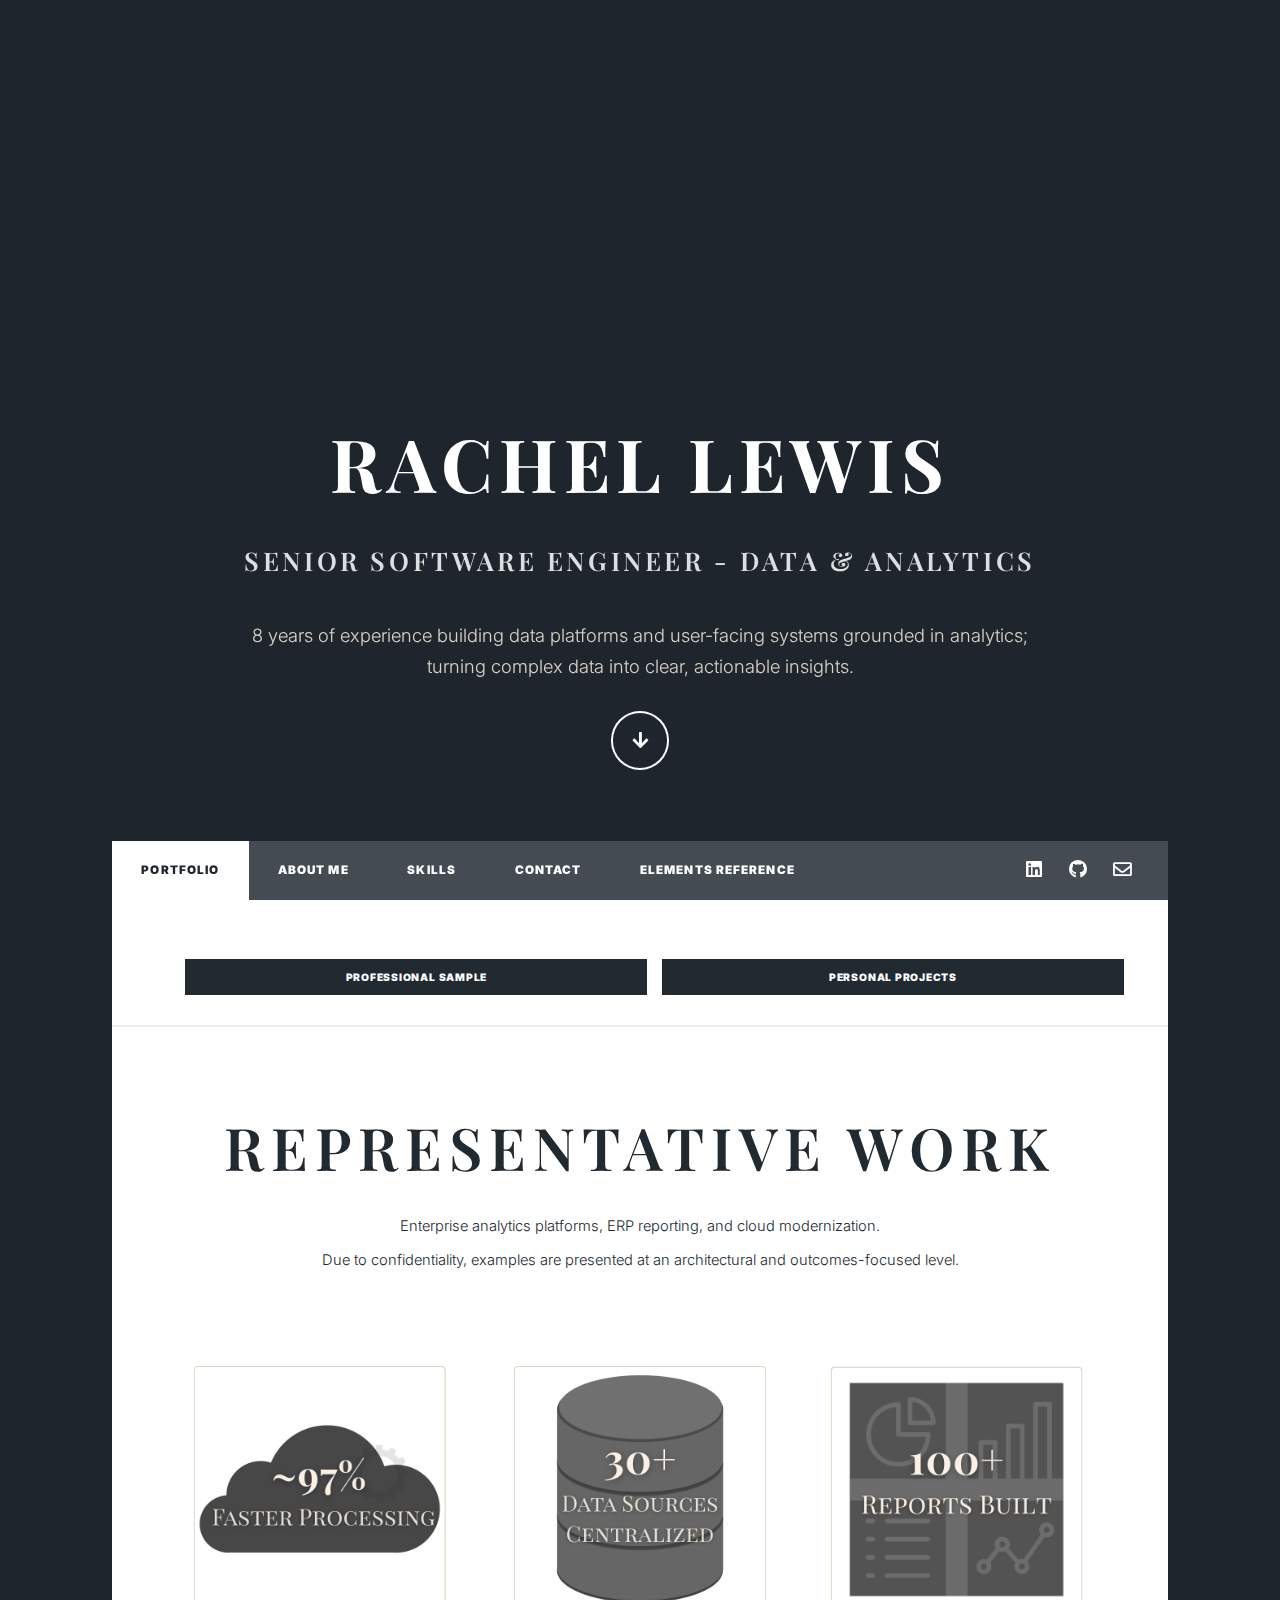
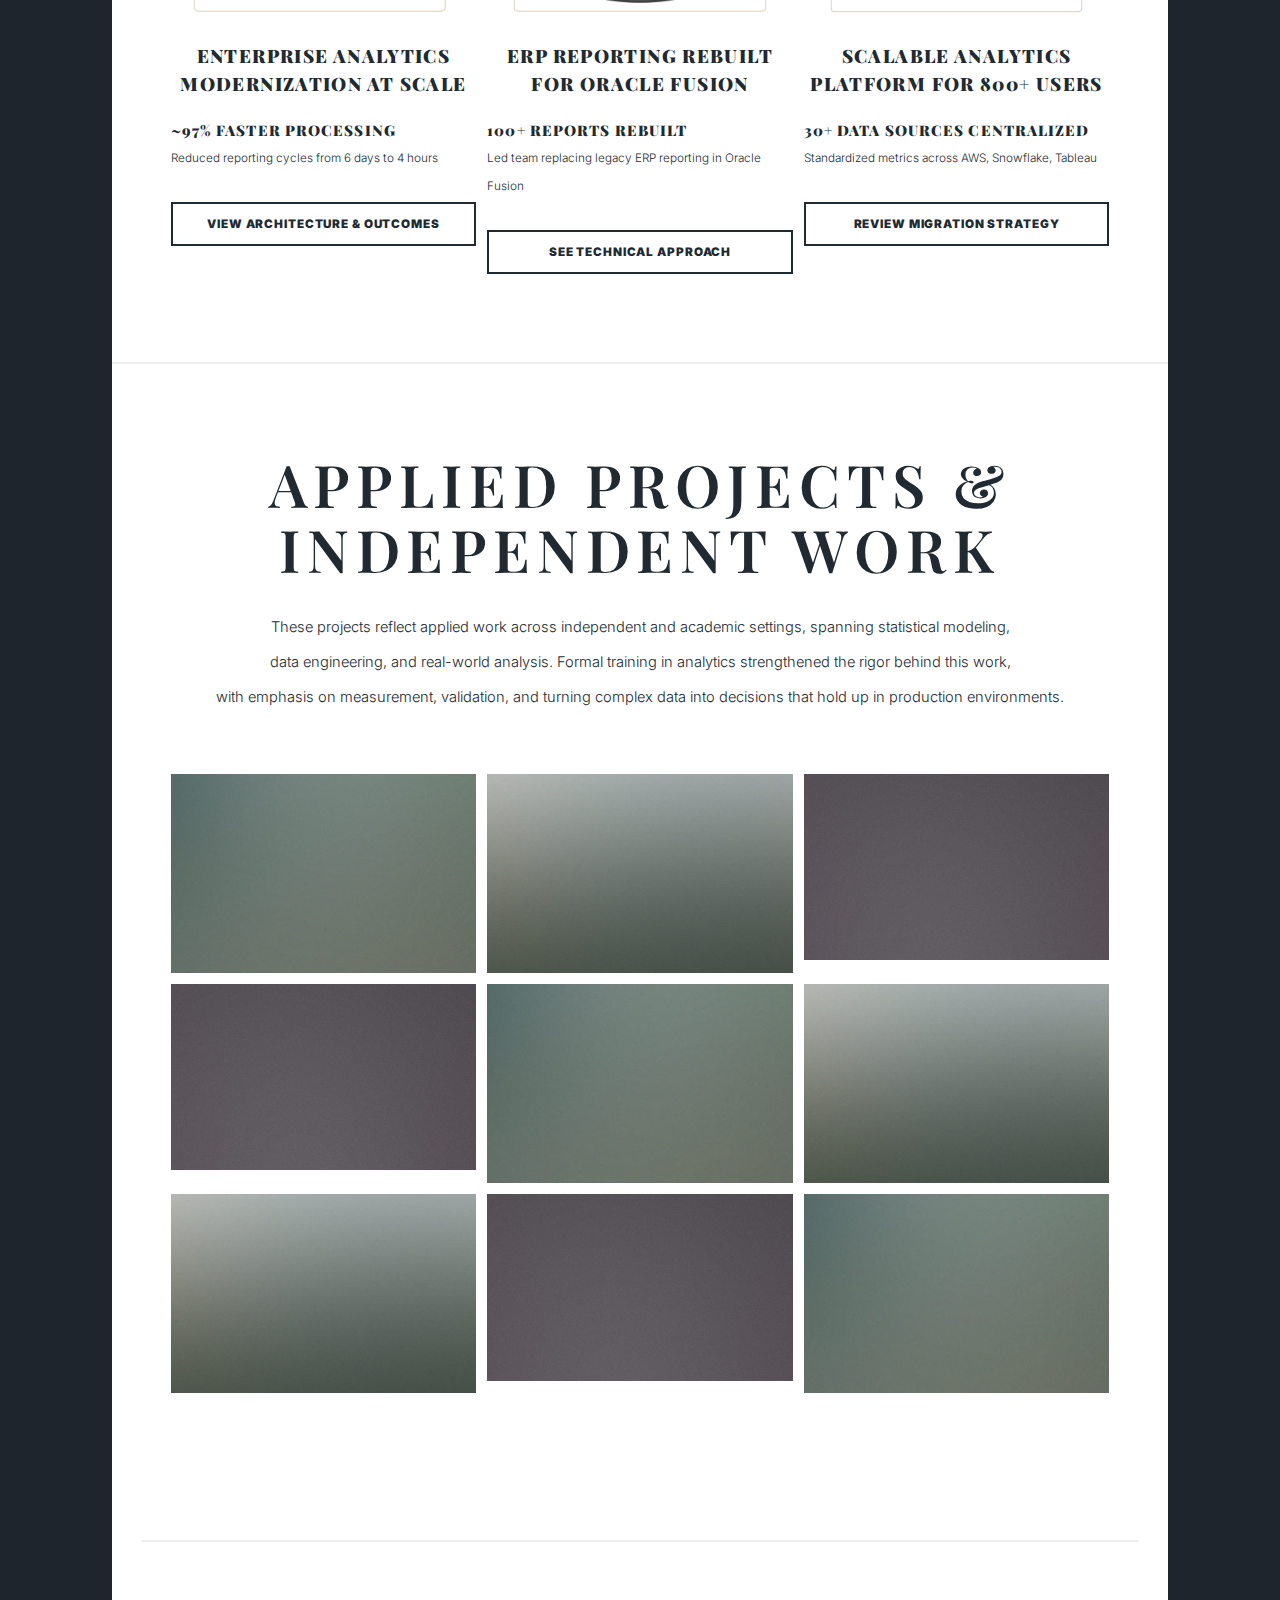
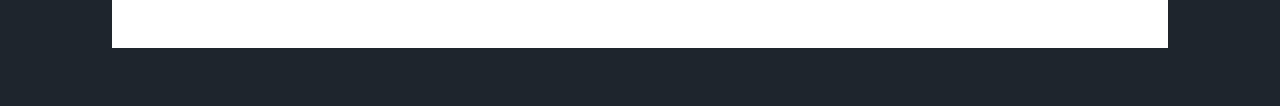
<file: index.html>
<!DOCTYPE HTML>
<html>
	<head>
		<title>Rachel Lewis | Portfolio</title>
		<meta charset="utf-8" />
		<meta name="viewport" content="width=device-width, initial-scale=1, user-scalable=no" />
		<link rel="stylesheet" href="assets/css/main.css" />
		<noscript><link rel="stylesheet" href="assets/css/noscript.css" /></noscript>

		<!-- Fonts -->
		<link rel="preconnect" href="https://fonts.googleapis.com">
		<link rel="preconnect" href="https://fonts.gstatic.com" crossorigin>
		<link href="https://fonts.googleapis.com/css2?family=Inter:ital,opsz,wght@0,14..32,100..900;1,14..32,100..900&family=Playfair+Display:ital,wght@0,400..900;1,400..900&display=swap" rel="stylesheet">
	</head>
	<body class="is-preload">

		<!-- Wrapper -->
			<div id="wrapper" class="fade-in">

				<!-- Intro -->
					<div id="intro">
						<h1 class="page-heading-spacing-small">RACHEL LEWIS</h1>
						<h2 class="page-heading-opacity page-heading-spacing-large">SENIOR SOFTWARE ENGINEER - DATA & ANALYTICS</h2>
						<p>8 years of experience building data platforms and user-facing systems grounded in analytics;<br />
							turning complex data into clear, actionable insights.</p>
						<ul class="actions">
							<li><a href="#header" class="button icon solid solo fa-arrow-down scrolly">Continue</a></li>
						</ul>
					</div>

				<!-- Header -->
					<header id="header">
						<a href="index.html" class="logo">Portfolio</a>
					</header>

				<!-- Nav -->
					<nav id="nav">
						<ul class="links">
							<li class="active"><a href="index.html">Portfolio</a></li>
							<li><a href="src/about.html">About Me</a></li>
							<li><a href="src/skills.html">Skills</a></li>
							<li><a href="src/contact.html">Contact</a></li>
							<li><a href="src/elements.html">Elements Reference</a></li>
						</ul>
						<ul class="icons">
							<li><a href="#" class="icon brands fab fa-linkedin"><span class="label">LinkedIn</span></a></li>
							<li><a href="#" class="icon brands fa-github"><span class="label">GitHub</span></a></li>
							<li><a href="#" class="icon fa fa-envelope"><span class="label">Email</span></a></li>
						</ul>
					</nav>

				<!-- GLOBAL MODAL -->
				<div class="modal" id="global-modal" aria-hidden="true">

					<!-- Overlay -->
					<div class="modal__overlay"></div>
				
					<!-- Modal Window -->
					<div class="modal__window" role="dialog" aria-modal="true">
				
					<!-- Sticky Header -->
					<div class="modal__header">
						<button class="modal__close" aria-label="Close modal">
						&times;
						</button>
				
						<h2 id="modal-title"></h2>
						<h3 id="modal-subtitle"></h3>
					</div>
				
					<!-- Scrollable Body -->
					<div class="modal__body">
						<p id="modal-description"></p>
						<ul id="modal-bullets" class="portfolio-ul"></ul>
					</div>
				
					</div>
				</div>
  
  

				<!-- Main -->
				<div id="main">
							
							<!-- Potrfolio Link Buttons -->
							<ul class="actions fit">
								<li><a href="#representative-sample" class="button fit primary small scrolly">Professional Sample</a></li>
								<li><a href="#personal-sample" class="button fit primary small scrolly">Personal Projects</a></li>
							</ul>

							<!-- Representative Work -->
							<section class="post" id="representative-sample">
								<header class="major">
									<h2>Representative Work</h2>
									<p>Enterprise analytics platforms, ERP reporting, and cloud modernization.<br />
									Due to confidentiality, examples are presented at an architectural and outcomes-focused level.</p>
								</header>
								
								<!-- Featured Grid -->
							<div class="box alt">
								<div class="row gtr-50 gtr-uniform">
							
								<!-- First professional artifact -->
								<div class="col-4 col-12-medium">
									<span class="image fit">
									<img src="images/pic01.png" alt="" />
							
									<header>
										<h3 class="align-center">Enterprise Analytics Modernization at Scale</h3>
										<h4 class="align-left">~97% Faster Processing</h4>
										<p class="align-left">
											Reduced reporting cycles from 6 days to 4 hours
										</p>
									</header>

							
									<div class="open">
										<a href="#"
										class="button modal-open fit"
										data-title="Enterprise Analytics Modernization at Scale"
										data-subtitle="NextGen Analytics Platform"
										data-description="Modernized a legacy analytics ecosystem into a cloud-native data platform supporting near real-time decision making."
										data-bullets="97% reduction in data processing time (6 days  4 hours);
														Re-architected ingestion using AWS Lambda, Step Functions, and Snowflake;
														Enabled scalable analytics for hundreds of downstream users">
										View Architecture & Outcomes
										</a>
									</div>
									</span>
								</div>
							
								<!-- Second professional artifact -->
								<div class="col-4 col-12-medium">
									<span class="image fit">
									<img src="images/pic02.png" alt="" />
							
									<header>
										<h3 class="align-center">ERP Reporting Rebuilt for Oracle Fusion</h3>
										<h4 class="align-left">100+ Reports Rebuilt</h4>
										<p class="align-left">	
											Led team replacing legacy ERP reporting in Oracle Fusion
										</p>
									</header>


									<div class="open">
										<a href="#"
										class="button modal-open fit"
										data-title="ERP Reporting Rebuilt for Oracle Fusion"
										data-subtitle="PeopleSoft &#8594; Oracle Fusion"
										data-description="Led the migration of HCM and Finance reporting from a legacy ERP to Oracle Fusion while maintaining reporting continuity."
										data-bullets="Led a team that rebuilt and delivered <b>100+ business-critical reports</b> in Oracle Fusion using BI Publisher and OTBI;
														Translated complex legacy business logic into optimized Fusion-native solutions;
														Coordinated analysts, developers, and stakeholders under tight timelines">
										See Technical Approach
										</a>
									</div>
									</span>
								</div>
	
								<!-- Third professional artifact -->
								<div class="col-4 col-12-medium">
									<span class="image fit">
									<img src="images/pic03.png" alt="" />
							
									<header>
										<h3 class="align-center">Scalable Analytics Platform for 800+ Users</h3>
										<h4 class="align-left">30+ data sources centralized</h4>
										<p class="align-left">
											Standardized metrics across AWS, Snowflake, Tableau
										</p>
									</header>
							
									<div class="open">
										<a href="#"
										class="button modal-open fit"
										data-title="Scalable Analytics Platform for 800+ Users"
										data-subtitle=""
										data-description="Designed and implemented the core analytics layer powering enterprise reporting and self-service analytics."
										data-bullets="Integrated 30+ data sources into a centralized warehouse;
														Built 27 Snowflake views exposing standardized business metrics;
														Supported 800+ unique users and 8,600+ report views">
										Review Migration Strategy
										</a>
									</div>
									</span>
								</div>
							
								</div>
							</div>
							</section>





						<!-- Personal & Academic -->
						<section class="post" id="personal-sample">
							<header class="major">
								<h2>Applied Projects &<br />Independent Work</h2>
								<p>These projects reflect applied work across independent and academic settings, spanning statistical modeling, <br />
									data engineering, and real-world analysis. Formal training in analytics strengthened the rigor behind this work, <br />
									with emphasis on measurement, validation, and turning complex data into decisions that hold up in production environments.</p>
							</header>

							<div class="box alt">
								<div class="row gtr-50 gtr-uniform">
									<div class="col-4"><span class="image fit"><img src="images/pic02.jpg" alt="" /></span></div>
									<div class="col-4"><span class="image fit"><img src="images/pic03.jpg" alt="" /></span></div>
									<div class="col-4"><span class="image fit"><img src="images/pic04.jpg" alt="" /></span></div>
									<!-- Break -->
									<div class="col-4"><span class="image fit"><img src="../images/pic04.jpg" alt="" /></span></div>
									<div class="col-4"><span class="image fit"><img src="../images/pic02.jpg" alt="" /></span></div>
									<div class="col-4"><span class="image fit"><img src="../images/pic03.jpg" alt="" /></span></div>
									<!-- Break -->
									<div class="col-4"><span class="image fit"><img src="../images/pic03.jpg" alt="" /></span></div>
									<div class="col-4"><span class="image fit"><img src="../images/pic04.jpg" alt="" /></span></div>
									<div class="col-4"><span class="image fit"><img src="../images/pic02.jpg" alt="" /></span></div>
								</div>
							</div>


						</section>

					<!-- Copyright -->
					<div id="copyright">
						<ul><li>&copy; Untitled</li><li>Design: <a href="https://html5up.net">HTML5 UP</a></li></ul>
					</div>

				</div>

		<!-- Scripts -->
			<script src="assets/js/jquery.min.js"></script>
			<script src="assets/js/jquery.scrollex.min.js"></script>
			<script src="assets/js/jquery.scrolly.min.js"></script>
			<script src="assets/js/browser.min.js"></script>
			<script src="assets/js/breakpoints.min.js"></script>
			<script src="assets/js/util.js"></script>
			<script src="assets/js/main.js"></script>

	</body>
</html>
</file>
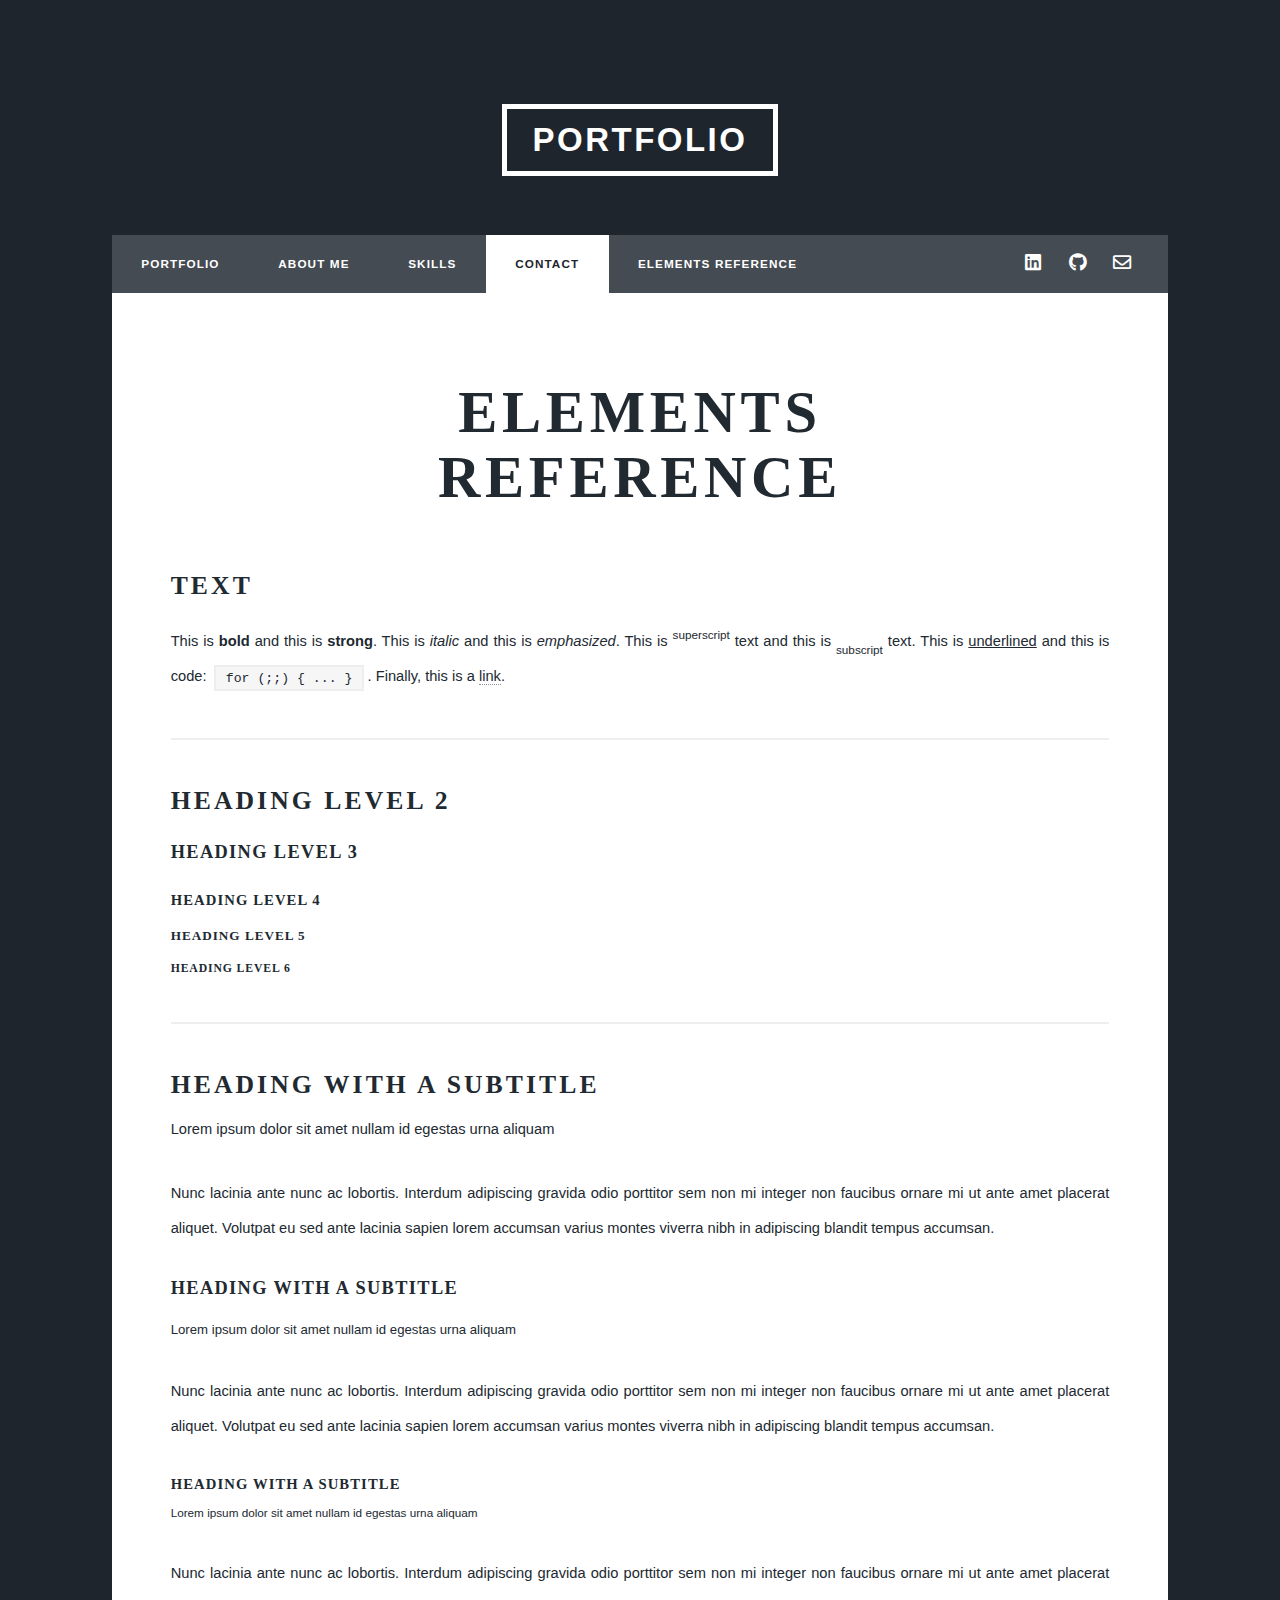
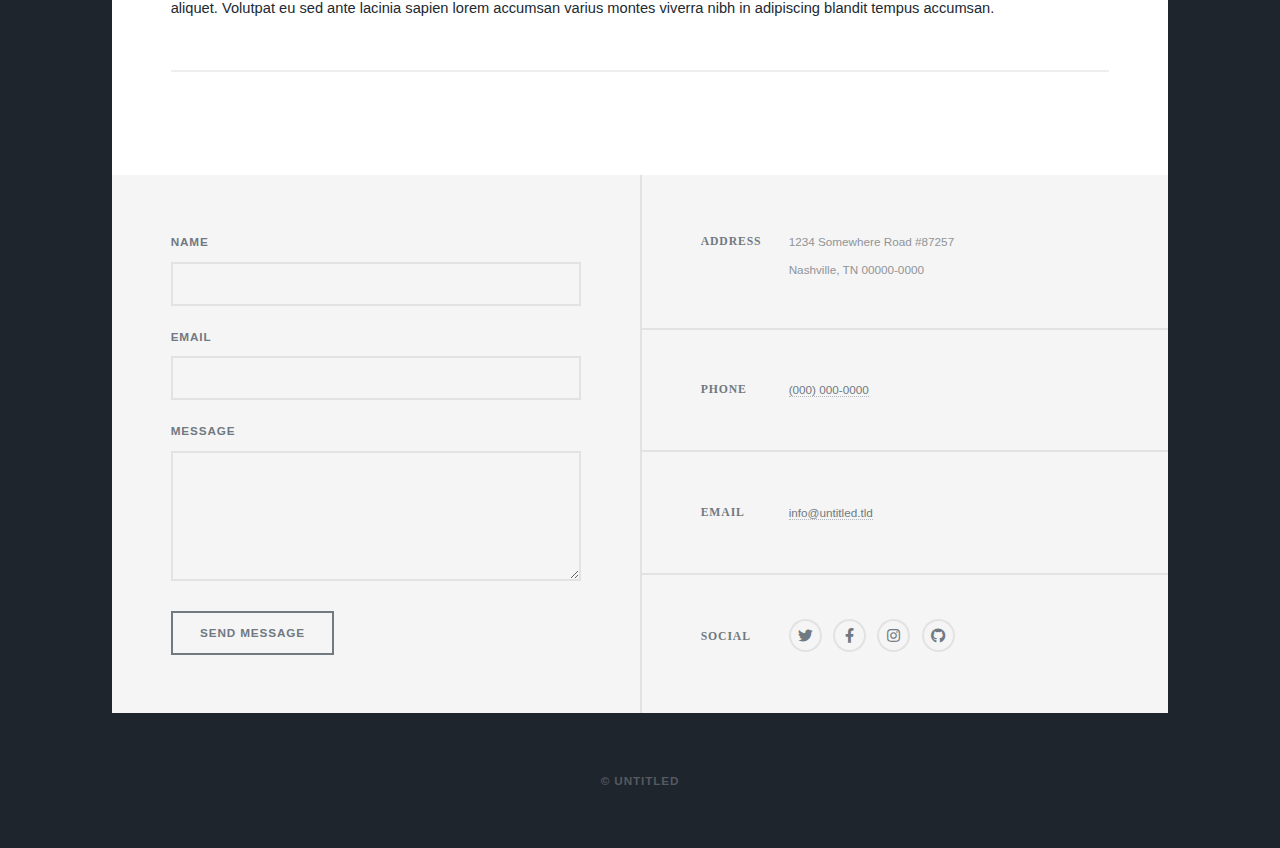
<file: src/contact.html>
<!DOCTYPE HTML>
<html>
	<head>
		<title>Rachel Lewis | Portfolio</title>
		<meta charset="utf-8" />
		<meta name="viewport" content="width=device-width, initial-scale=1, user-scalable=no" />
		<link rel="stylesheet" href="../assets/css/main.css" />
		<noscript><link rel="stylesheet" href="../assets/css/noscript.css" /></noscript>
	</head>
	<body class="is-preload">

		<!-- Wrapper -->
			<div id="wrapper">

				<!-- Header -->
					<header id="header">
						<a href="../index.html" class="logo">Portfolio</a>
					</header>

				<!-- Nav -->
					<nav id="nav">
						<ul class="links">
							<li><a href="../index.html">Portfolio</a></li>
							<li><a href="about.html">About Me</a></li>
							<li><a href="skills.html">Skills</a></li>
							<li class="active"><a href="contact.html">Contact</a></li>
							<li><a href="elements.html">Elements Reference</a></li>
						</ul>
						<ul class="icons">
							<li><a href="#" class="icon brands fab fa-linkedin"><span class="label">LinkedIn</span></a></li>
							<li><a href="#" class="icon brands fa-github"><span class="label">GitHub</span></a></li>
							<li><a href="#" class="icon fa fa-envelope"><span class="label">Email</span></a></li>
						</ul>
					</nav>

				<!-- Main -->
					<div id="main">

						<!-- Post -->
							<section class="post">
								<header class="major">
									<h1>Elements<br />
									Reference</h1>
								</header>

								<!-- Text stuff -->
									<h2>Text</h2>
									<p>This is <b>bold</b> and this is <strong>strong</strong>. This is <i>italic</i> and this is <em>emphasized</em>.
									This is <sup>superscript</sup> text and this is <sub>subscript</sub> text.
									This is <u>underlined</u> and this is code: <code>for (;;) { ... }</code>.
									Finally, this is a <a href="#">link</a>.</p>
									<hr />
									<h2>Heading Level 2</h2>
									<h3>Heading Level 3</h3>
									<h4>Heading Level 4</h4>
									<h5>Heading Level 5</h5>
									<h6>Heading Level 6</h6>
									<hr />
									<header>
										<h2>Heading with a Subtitle</h2>
										<p>Lorem ipsum dolor sit amet nullam id egestas urna aliquam</p>
									</header>
									<p>Nunc lacinia ante nunc ac lobortis. Interdum adipiscing gravida odio porttitor sem non mi integer non faucibus ornare mi ut ante amet placerat aliquet. Volutpat eu sed ante lacinia sapien lorem accumsan varius montes viverra nibh in adipiscing blandit tempus accumsan.</p>
									<header>
										<h3>Heading with a Subtitle</h3>
										<p>Lorem ipsum dolor sit amet nullam id egestas urna aliquam</p>
									</header>
									<p>Nunc lacinia ante nunc ac lobortis. Interdum adipiscing gravida odio porttitor sem non mi integer non faucibus ornare mi ut ante amet placerat aliquet. Volutpat eu sed ante lacinia sapien lorem accumsan varius montes viverra nibh in adipiscing blandit tempus accumsan.</p>
									<header>
										<h4>Heading with a Subtitle</h4>
										<p>Lorem ipsum dolor sit amet nullam id egestas urna aliquam</p>
									</header>
									<p>Nunc lacinia ante nunc ac lobortis. Interdum adipiscing gravida odio porttitor sem non mi integer non faucibus ornare mi ut ante amet placerat aliquet. Volutpat eu sed ante lacinia sapien lorem accumsan varius montes viverra nibh in adipiscing blandit tempus accumsan.</p>

									<hr />
							</section>
					</div>

				<!-- Footer -->
					<footer id="footer">
						<section>
							<form method="post" action="#">
								<div class="fields">
									<div class="field">
										<label for="name">Name</label>
										<input type="text" name="name" id="name" />
									</div>
									<div class="field">
										<label for="email">Email</label>
										<input type="text" name="email" id="email" />
									</div>
									<div class="field">
										<label for="message">Message</label>
										<textarea name="message" id="message" rows="3"></textarea>
									</div>
								</div>
								<ul class="actions">
									<li><input type="submit" value="Send Message" /></li>
								</ul>
							</form>
						</section>
						<section class="split contact">
							<section class="alt">
								<h3>Address</h3>
								<p>1234 Somewhere Road #87257<br />
								Nashville, TN 00000-0000</p>
							</section>
							<section>
								<h3>Phone</h3>
								<p><a href="#">(000) 000-0000</a></p>
							</section>
							<section>
								<h3>Email</h3>
								<p><a href="#">info@untitled.tld</a></p>
							</section>
							<section>
								<h3>Social</h3>
								<ul class="icons alt">
									<li><a href="#" class="icon brands alt fa-twitter"><span class="label">Twitter</span></a></li>
									<li><a href="#" class="icon brands alt fa-facebook-f"><span class="label">Facebook</span></a></li>
									<li><a href="#" class="icon brands alt fa-instagram"><span class="label">Instagram</span></a></li>
									<li><a href="#" class="icon brands alt fa-github"><span class="label">GitHub</span></a></li>
								</ul>
							</section>
						</section>
					</footer>

				<!-- Copyright -->
					<div id="copyright">
						<ul><li>&copy; Untitled</li></ul>
					</div>

			</div>

		<!-- Scripts -->
			<script src="../assets/js/jquery.min.js"></script>
			<script src="../assets/js/jquery.scrollex.min.js"></script>
			<script src="../assets/js/jquery.scrolly.min.js"></script>
			<script src="../assets/js/browser.min.js"></script>
			<script src="../assets/js/breakpoints.min.js"></script>
			<script src="../assets/js/util.js"></script>
			<script src="../assets/js/main.js"></script>

	</body>
</html>
</file>
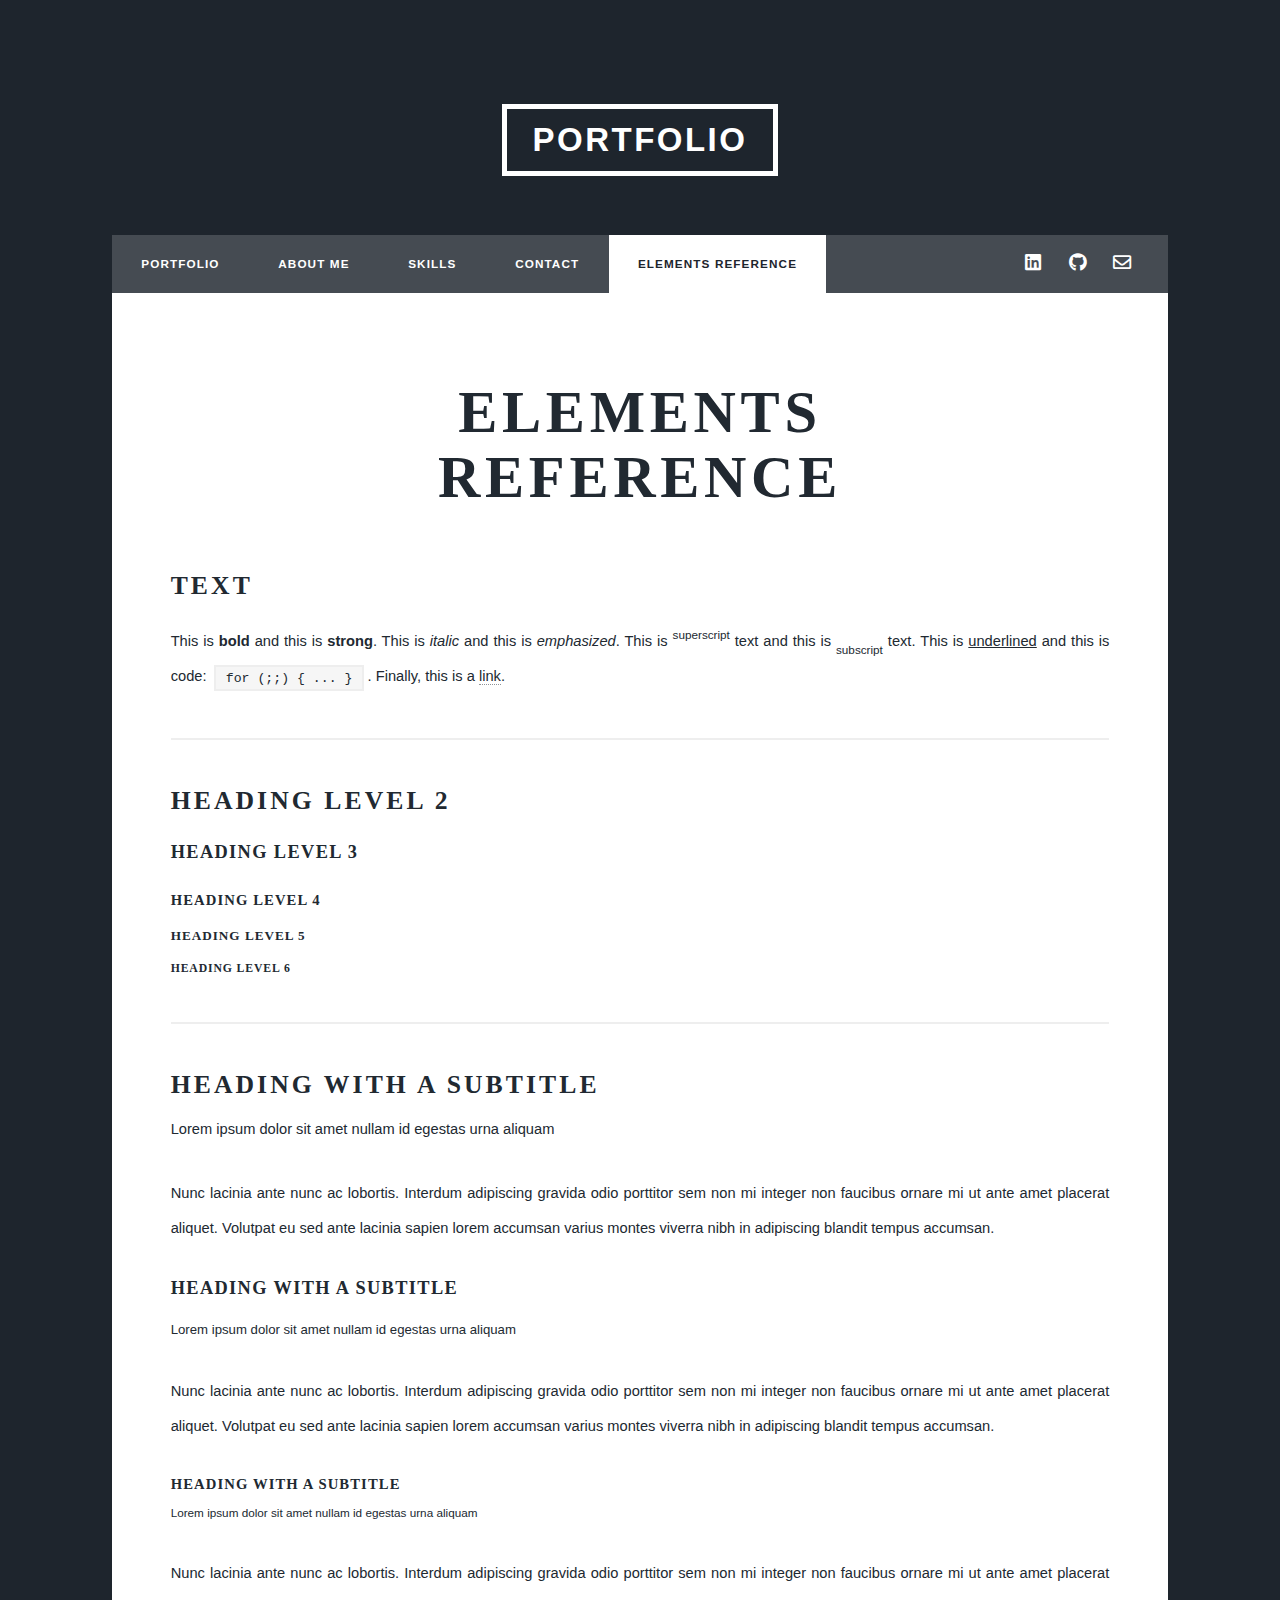
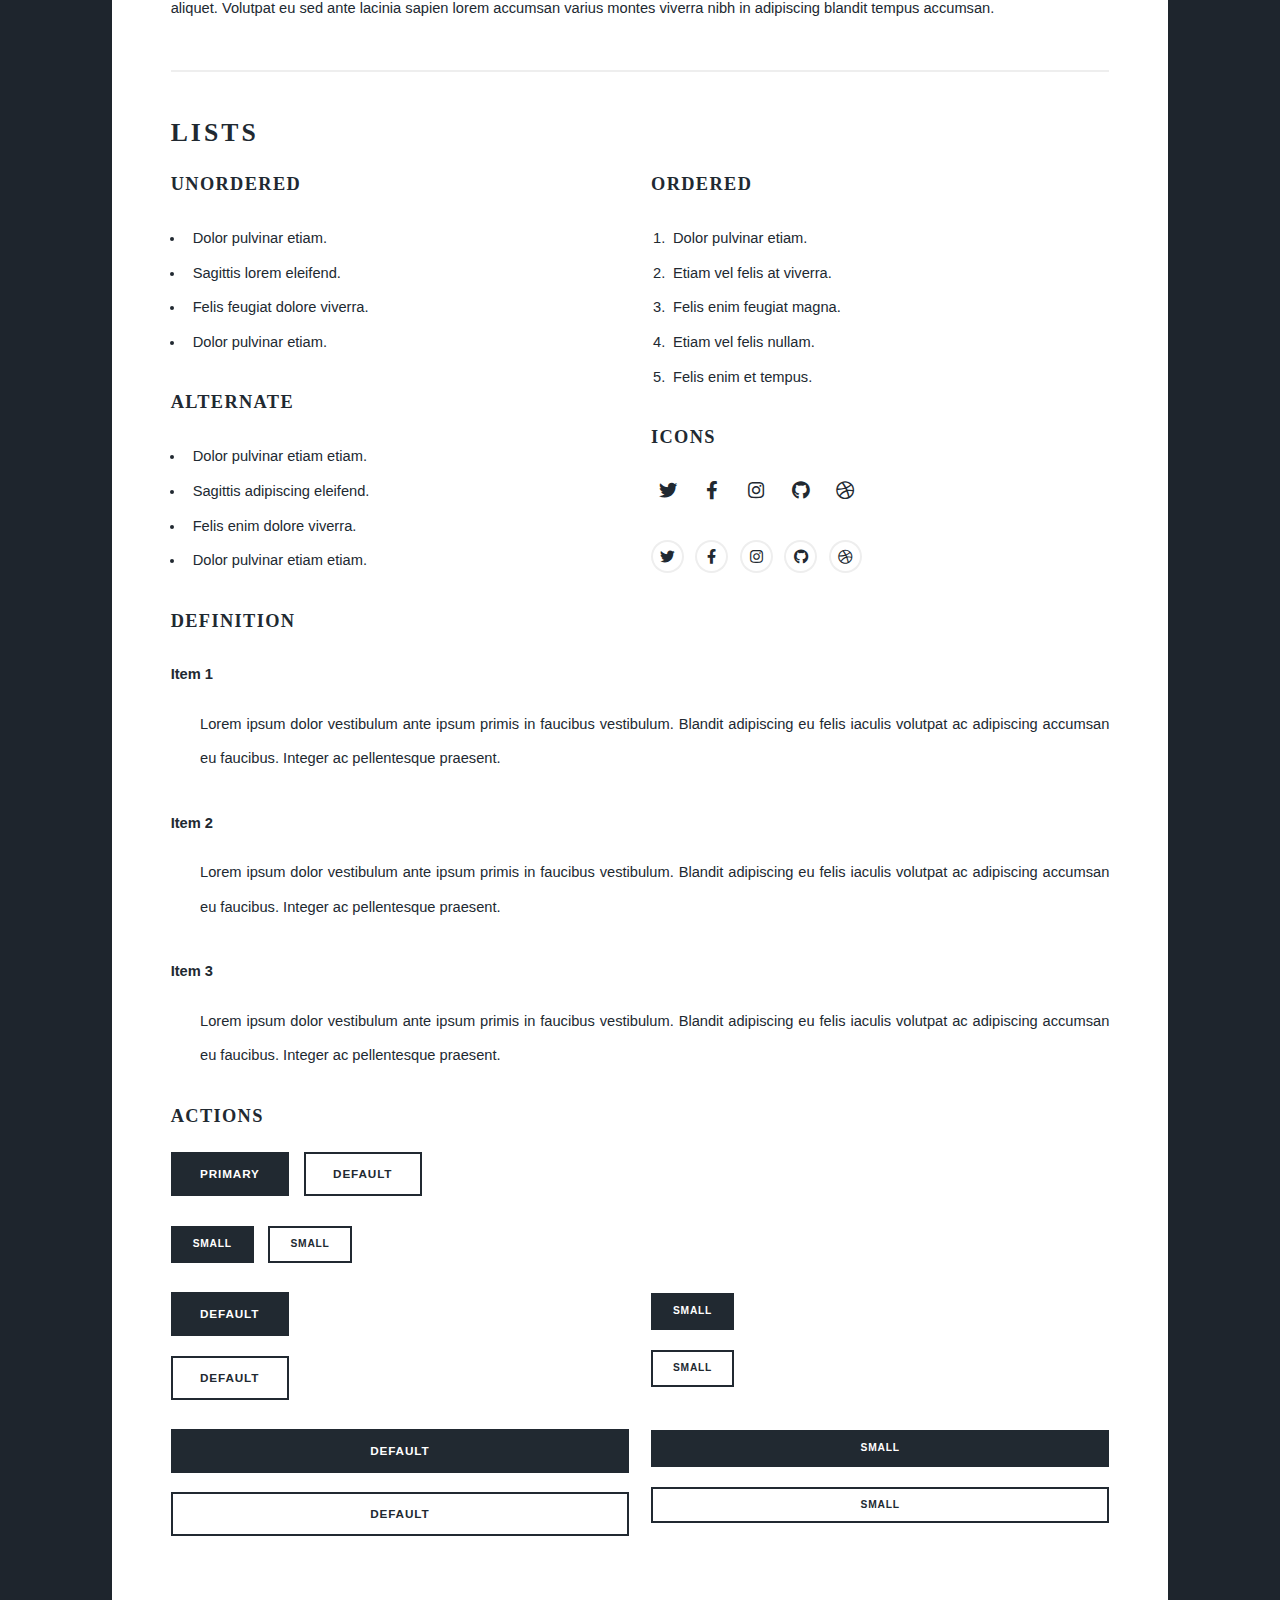
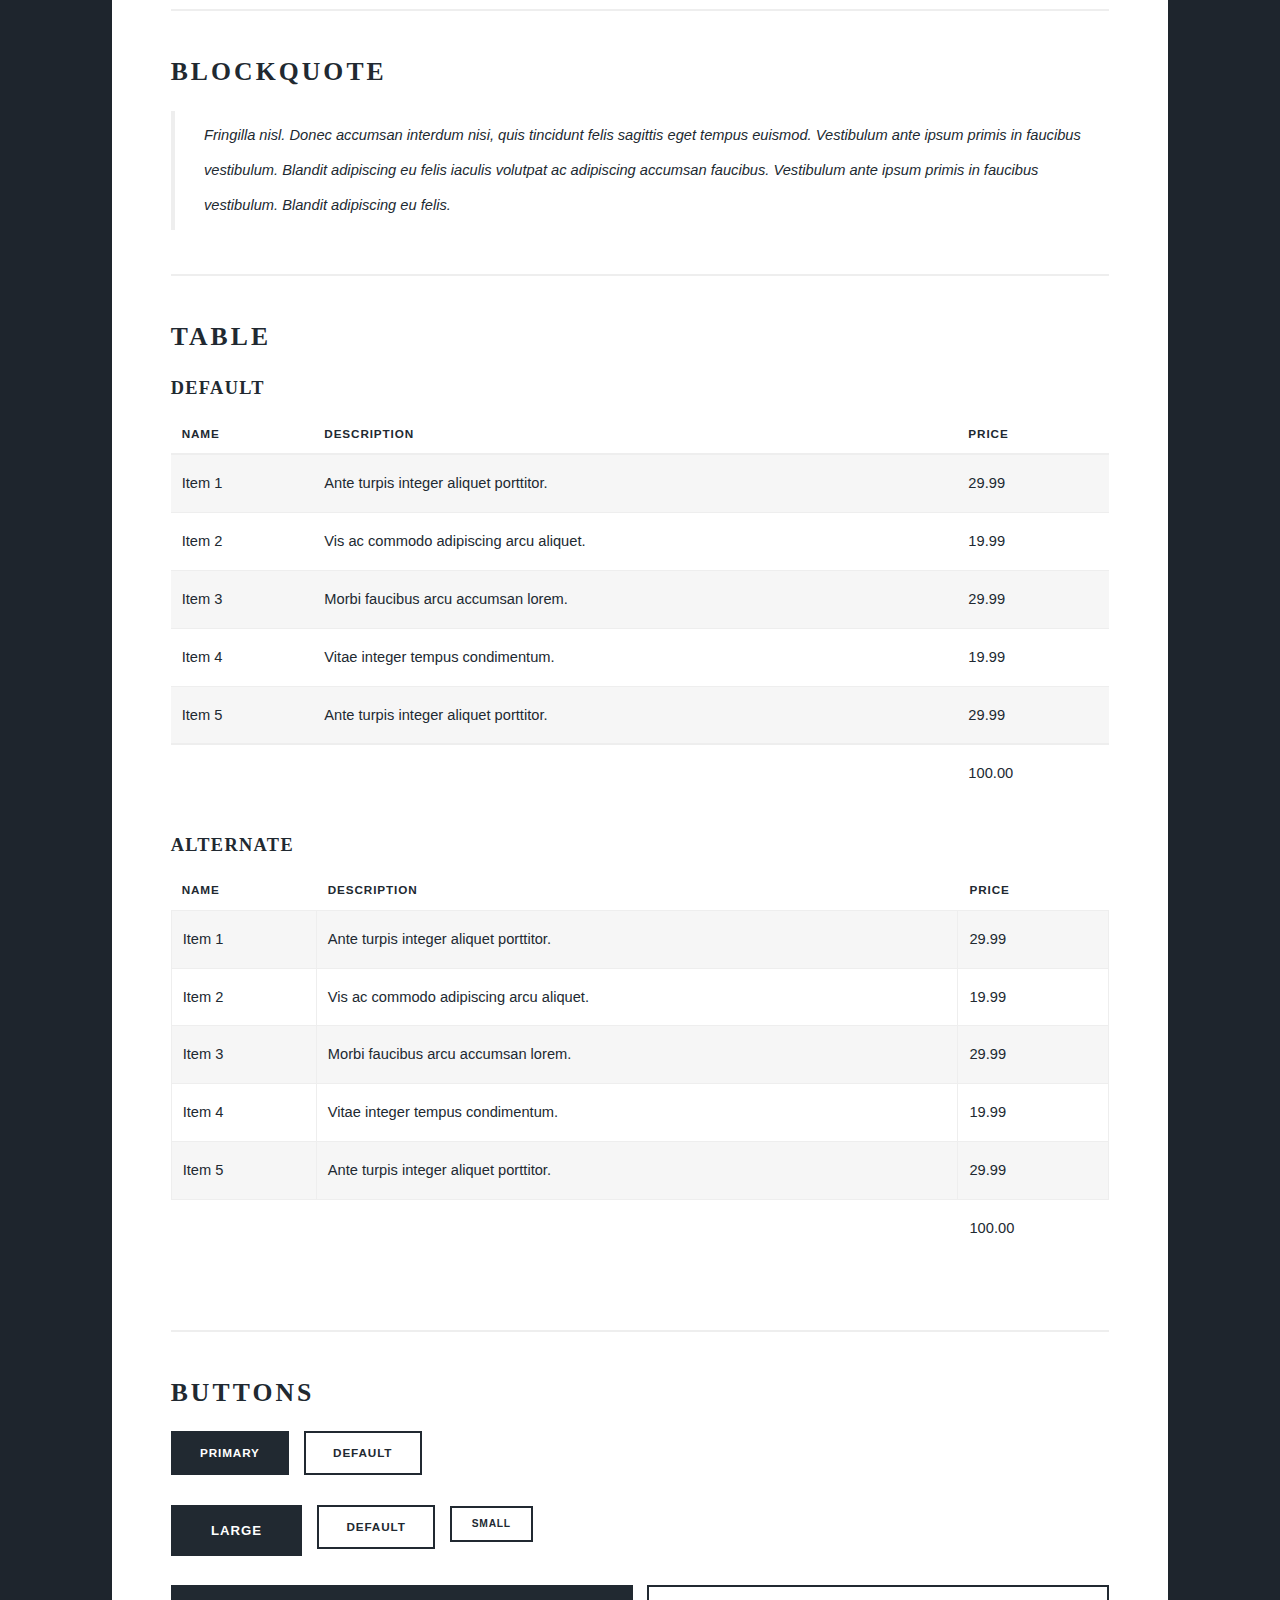
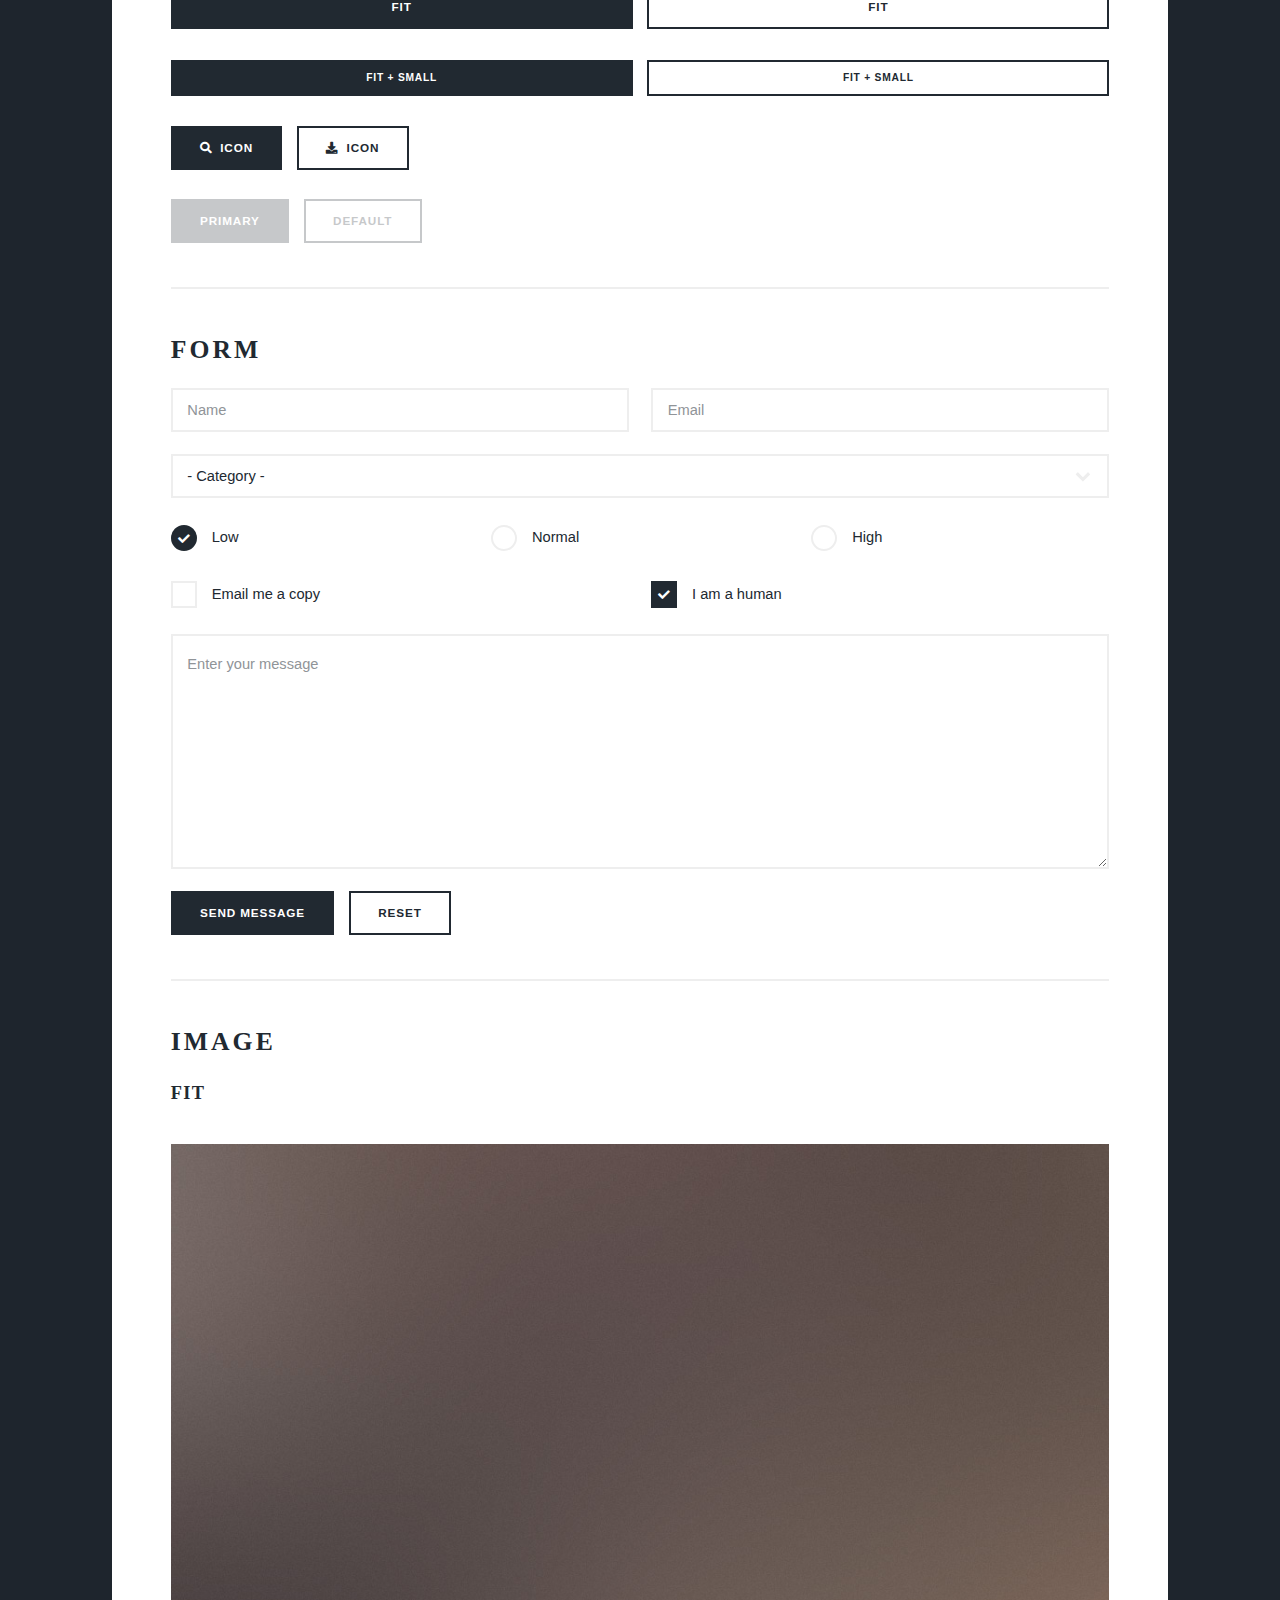
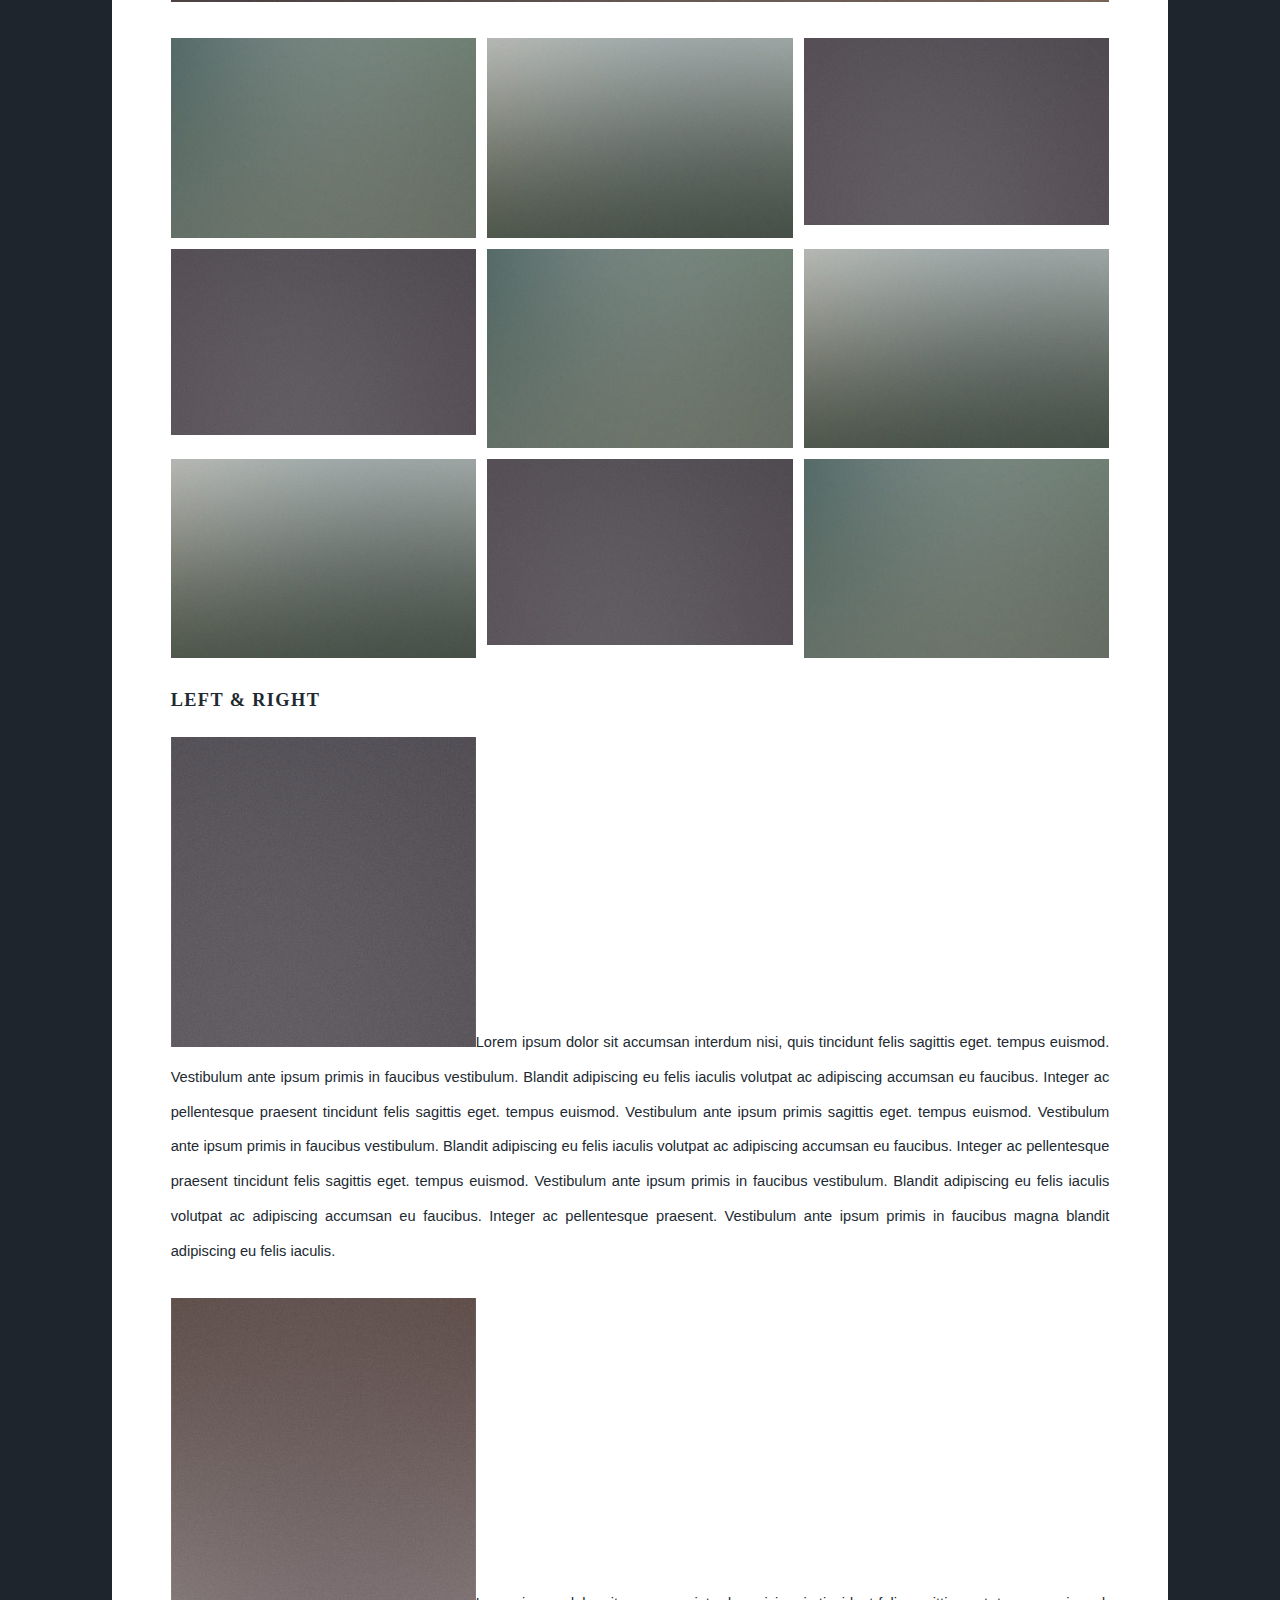
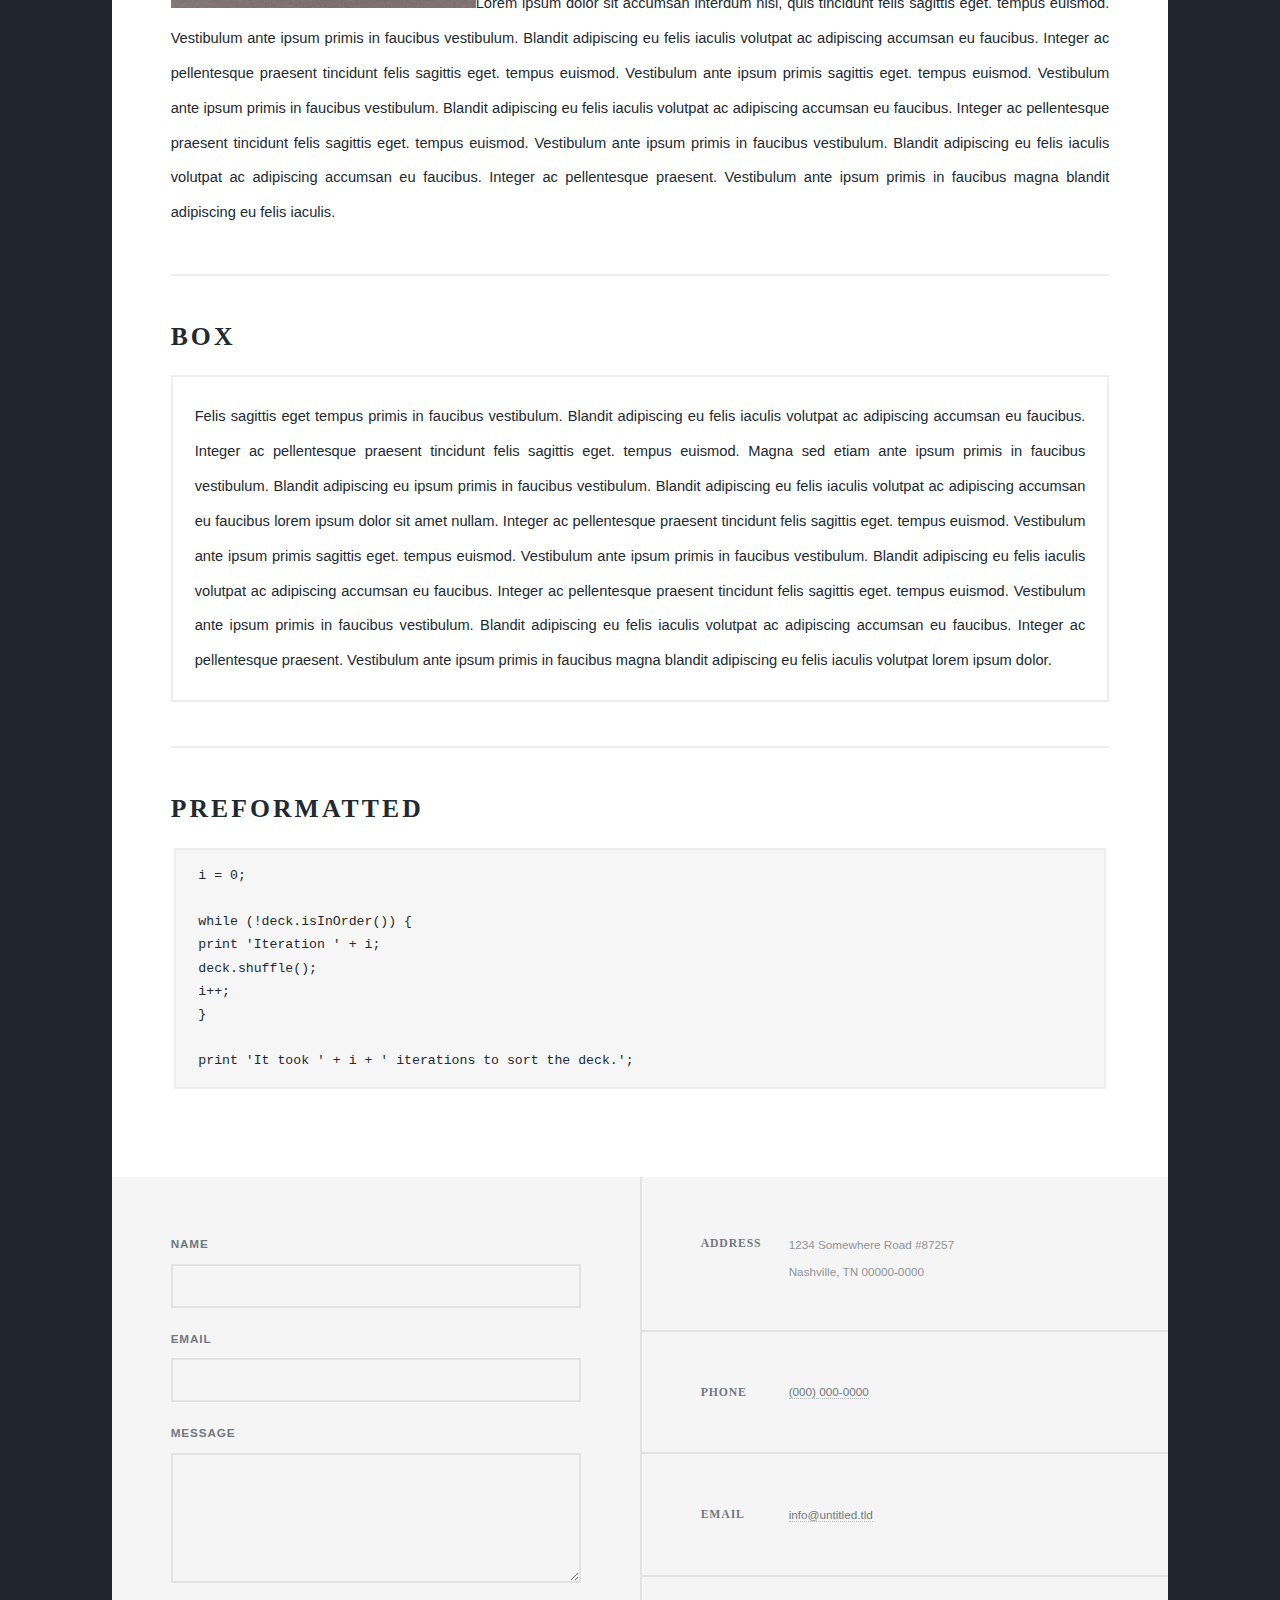
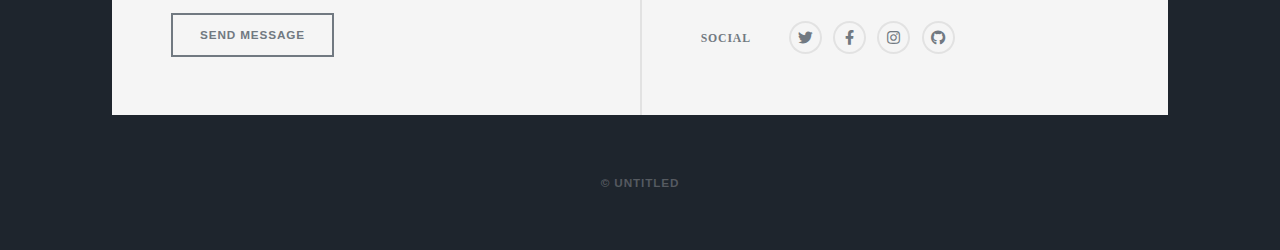
<file: src/elements.html>
<!DOCTYPE HTML>
<html>
	<head>
		<title>Rachel Lewis | Portfolio</title>
		<meta charset="utf-8" />
		<meta name="viewport" content="width=device-width, initial-scale=1, user-scalable=no" />
		<link rel="stylesheet" href="../assets/css/main.css" />
		<noscript><link rel="stylesheet" href="../assets/css/noscript.css" /></noscript>
	</head>
	<body class="is-preload">

		<!-- Wrapper -->
			<div id="wrapper">

				<!-- Header -->
					<header id="header">
						<a href="../index.html" class="logo">Portfolio</a>
					</header>

				<!-- Nav -->
					<nav id="nav">
						<ul class="links">
							<li><a href="../index.html">Portfolio</a></li>
							<li><a href="about.html">About Me</a></li>
							<li><a href="skills.html">Skills</a></li>
							<li><a href="contact.html">Contact</a></li>
							<li class="active"><a href="elements.html">Elements Reference</a></li>
						</ul>
						<ul class="icons">
							<li><a href="#" class="icon brands fab fa-linkedin"><span class="label">LinkedIn</span></a></li>
							<li><a href="#" class="icon brands fa-github"><span class="label">GitHub</span></a></li>
							<li><a href="#" class="icon fa fa-envelope"><span class="label">Email</span></a></li>
						</ul>
					</nav>

				<!-- Main -->
				<div id="main">

					<!-- Post -->
						<section class="post">
							<header class="major">
								<h1>Elements<br />
								Reference</h1>
							</header>

							<!-- Text stuff -->
								<h2>Text</h2>
								<p>This is <b>bold</b> and this is <strong>strong</strong>. This is <i>italic</i> and this is <em>emphasized</em>.
								This is <sup>superscript</sup> text and this is <sub>subscript</sub> text.
								This is <u>underlined</u> and this is code: <code>for (;;) { ... }</code>.
								Finally, this is a <a href="#">link</a>.</p>
								<hr />
								<h2>Heading Level 2</h2>
								<h3>Heading Level 3</h3>
								<h4>Heading Level 4</h4>
								<h5>Heading Level 5</h5>
								<h6>Heading Level 6</h6>
								<hr />
								<header>
									<h2>Heading with a Subtitle</h2>
									<p>Lorem ipsum dolor sit amet nullam id egestas urna aliquam</p>
								</header>
								<p>Nunc lacinia ante nunc ac lobortis. Interdum adipiscing gravida odio porttitor sem non mi integer non faucibus ornare mi ut ante amet placerat aliquet. Volutpat eu sed ante lacinia sapien lorem accumsan varius montes viverra nibh in adipiscing blandit tempus accumsan.</p>
								<header>
									<h3>Heading with a Subtitle</h3>
									<p>Lorem ipsum dolor sit amet nullam id egestas urna aliquam</p>
								</header>
								<p>Nunc lacinia ante nunc ac lobortis. Interdum adipiscing gravida odio porttitor sem non mi integer non faucibus ornare mi ut ante amet placerat aliquet. Volutpat eu sed ante lacinia sapien lorem accumsan varius montes viverra nibh in adipiscing blandit tempus accumsan.</p>
								<header>
									<h4>Heading with a Subtitle</h4>
									<p>Lorem ipsum dolor sit amet nullam id egestas urna aliquam</p>
								</header>
								<p>Nunc lacinia ante nunc ac lobortis. Interdum adipiscing gravida odio porttitor sem non mi integer non faucibus ornare mi ut ante amet placerat aliquet. Volutpat eu sed ante lacinia sapien lorem accumsan varius montes viverra nibh in adipiscing blandit tempus accumsan.</p>

								<hr />

							<!-- Lists -->
								<h2>Lists</h2>
								<div class="row">
									<div class="col-6 col-12-small">

										<h3>Unordered</h3>
										<ul>
											<li>Dolor pulvinar etiam.</li>
											<li>Sagittis lorem eleifend.</li>
											<li>Felis feugiat dolore viverra.</li>
											<li>Dolor pulvinar etiam.</li>
										</ul>

										<h3>Alternate</h3>
										<ul class="alt">
											<li>Dolor pulvinar etiam etiam.</li>
											<li>Sagittis adipiscing eleifend.</li>
											<li>Felis enim dolore viverra.</li>
											<li>Dolor pulvinar etiam etiam.</li>
										</ul>

									</div>
									<div class="col-6 col-12-small">

										<h3>Ordered</h3>
										<ol>
											<li>Dolor pulvinar etiam.</li>
											<li>Etiam vel felis at viverra.</li>
											<li>Felis enim feugiat magna.</li>
											<li>Etiam vel felis nullam.</li>
											<li>Felis enim et tempus.</li>
										</ol>

										<h3>Icons</h3>
										<ul class="icons">
											<li><a href="#" class="icon brands fa-twitter"><span class="label">Twitter</span></a></li>
											<li><a href="#" class="icon brands fa-facebook-f"><span class="label">Facebook</span></a></li>
											<li><a href="#" class="icon brands fa-instagram"><span class="label">Instagram</span></a></li>
											<li><a href="#" class="icon brands fa-github"><span class="label">Github</span></a></li>
											<li><a href="#" class="icon brands fa-dribbble"><span class="label">Dribbble</span></a></li>
										</ul>
										<ul class="icons alt">
											<li><a href="#" class="icon brands alt fa-twitter"><span class="label">Twitter</span></a></li>
											<li><a href="#" class="icon brands alt fa-facebook-f"><span class="label">Facebook</span></a></li>
											<li><a href="#" class="icon brands alt fa-instagram"><span class="label">Instagram</span></a></li>
											<li><a href="#" class="icon brands alt fa-github"><span class="label">Github</span></a></li>
											<li><a href="#" class="icon brands alt fa-dribbble"><span class="label">Dribbble</span></a></li>
										</ul>

									</div>
								</div>
								<h3>Definition</h3>
								<dl>
									<dt>Item 1</dt>
									<dd>
										<p>Lorem ipsum dolor vestibulum ante ipsum primis in faucibus vestibulum. Blandit adipiscing eu felis iaculis volutpat ac adipiscing accumsan eu faucibus. Integer ac pellentesque praesent.</p>
									</dd>
									<dt>Item 2</dt>
									<dd>
										<p>Lorem ipsum dolor vestibulum ante ipsum primis in faucibus vestibulum. Blandit adipiscing eu felis iaculis volutpat ac adipiscing accumsan eu faucibus. Integer ac pellentesque praesent.</p>
									</dd>
									<dt>Item 3</dt>
									<dd>
										<p>Lorem ipsum dolor vestibulum ante ipsum primis in faucibus vestibulum. Blandit adipiscing eu felis iaculis volutpat ac adipiscing accumsan eu faucibus. Integer ac pellentesque praesent.</p>
									</dd>
								</dl>

								<h3>Actions</h3>
								<ul class="actions">
									<li><a href="#" class="button primary">Primary</a></li>
									<li><a href="#" class="button">Default</a></li>
								</ul>
								<ul class="actions small">
									<li><a href="#" class="button primary small">Small</a></li>
									<li><a href="#" class="button small">Small</a></li>
								</ul>
								<div class="row">
									<div class="col-6 col-12-small">
										<ul class="actions stacked">
											<li><a href="#" class="button primary">Default</a></li>
											<li><a href="#" class="button">Default</a></li>
										</ul>
									</div>
									<div class="col-6 col-12-small">
										<ul class="actions stacked">
											<li><a href="#" class="button primary small">Small</a></li>
											<li><a href="#" class="button small">Small</a></li>
										</ul>
									</div>
								</div>
								<div class="row">
									<div class="col-6 col-12-small">
										<ul class="actions stacked">
											<li><a href="#" class="button primary fit">Default</a></li>
											<li><a href="#" class="button fit">Default</a></li>
										</ul>
									</div>
									<div class="col-6 col-12-small">
										<ul class="actions stacked">
											<li><a href="#" class="button primary small fit">Small</a></li>
											<li><a href="#" class="button small fit">Small</a></li>
										</ul>
									</div>
								</div>

								<hr />

							<!-- Blockquote -->
								<h2>Blockquote</h2>
								<blockquote>Fringilla nisl. Donec accumsan interdum nisi, quis tincidunt felis sagittis eget tempus euismod. Vestibulum ante ipsum primis in faucibus vestibulum. Blandit adipiscing eu felis iaculis volutpat ac adipiscing accumsan faucibus. Vestibulum ante ipsum primis in faucibus vestibulum. Blandit adipiscing eu felis.</blockquote>

								<hr />

							<!-- Table -->
								<h2>Table</h2>

								<h3>Default</h3>
								<div class="table-wrapper">
									<table>
										<thead>
											<tr>
												<th>Name</th>
												<th>Description</th>
												<th>Price</th>
											</tr>
										</thead>
										<tbody>
											<tr>
												<td>Item 1</td>
												<td>Ante turpis integer aliquet porttitor.</td>
												<td>29.99</td>
											</tr>
											<tr>
												<td>Item 2</td>
												<td>Vis ac commodo adipiscing arcu aliquet.</td>
												<td>19.99</td>
											</tr>
											<tr>
												<td>Item 3</td>
												<td> Morbi faucibus arcu accumsan lorem.</td>
												<td>29.99</td>
											</tr>
											<tr>
												<td>Item 4</td>
												<td>Vitae integer tempus condimentum.</td>
												<td>19.99</td>
											</tr>
											<tr>
												<td>Item 5</td>
												<td>Ante turpis integer aliquet porttitor.</td>
												<td>29.99</td>
											</tr>
										</tbody>
										<tfoot>
											<tr>
												<td colspan="2"></td>
												<td>100.00</td>
											</tr>
										</tfoot>
									</table>
								</div>

								<h3>Alternate</h3>
								<div class="table-wrapper">
									<table class="alt">
										<thead>
											<tr>
												<th>Name</th>
												<th>Description</th>
												<th>Price</th>
											</tr>
										</thead>
										<tbody>
											<tr>
												<td>Item 1</td>
												<td>Ante turpis integer aliquet porttitor.</td>
												<td>29.99</td>
											</tr>
											<tr>
												<td>Item 2</td>
												<td>Vis ac commodo adipiscing arcu aliquet.</td>
												<td>19.99</td>
											</tr>
											<tr>
												<td>Item 3</td>
												<td> Morbi faucibus arcu accumsan lorem.</td>
												<td>29.99</td>
											</tr>
											<tr>
												<td>Item 4</td>
												<td>Vitae integer tempus condimentum.</td>
												<td>19.99</td>
											</tr>
											<tr>
												<td>Item 5</td>
												<td>Ante turpis integer aliquet porttitor.</td>
												<td>29.99</td>
											</tr>
										</tbody>
										<tfoot>
											<tr>
												<td colspan="2"></td>
												<td>100.00</td>
											</tr>
										</tfoot>
									</table>
								</div>

								<hr />

							<!-- Buttons -->
								<h2>Buttons</h2>
								<ul class="actions">
									<li><a href="#" class="button primary">Primary</a></li>
									<li><a href="#" class="button">Default</a></li>
								</ul>
								<ul class="actions">
									<li><a href="#" class="button primary large">Large</a></li>
									<li><a href="#" class="button">Default</a></li>
									<li><a href="#" class="button small">Small</a></li>
								</ul>
								<ul class="actions fit">
									<li><a href="#" class="button primary fit">Fit</a></li>
									<li><a href="#" class="button fit">Fit</a></li>
								</ul>
								<ul class="actions fit small">
									<li><a href="#" class="button primary fit small">Fit + Small</a></li>
									<li><a href="#" class="button fit small">Fit + Small</a></li>
								</ul>
								<ul class="actions">
									<li><a href="#" class="button primary icon solid fa-search">Icon</a></li>
									<li><a href="#" class="button icon solid fa-download">Icon</a></li>
								</ul>
								<ul class="actions">
									<li><span class="button primary disabled">Primary</span></li>
									<li><span class="button disabled">Default</span></li>
								</ul>

								<hr />

							<!-- Form -->
								<h2>Form</h2>

								<form method="post" action="#">
									<div class="row gtr-uniform">
										<div class="col-6 col-12-xsmall">
											<input type="text" name="demo-name" id="demo-name" value="" placeholder="Name" />
										</div>
										<div class="col-6 col-12-xsmall">
											<input type="email" name="demo-email" id="demo-email" value="" placeholder="Email" />
										</div>
										<!-- Break -->
										<div class="col-12">
											<select name="demo-category" id="demo-category">
												<option value="">- Category -</option>
												<option value="1">Manufacturing</option>
												<option value="1">Shipping</option>
												<option value="1">Administration</option>
												<option value="1">Human Resources</option>
											</select>
										</div>
										<!-- Break -->
										<div class="col-4 col-12-small">
											<input type="radio" id="demo-priority-low" name="demo-priority" checked>
											<label for="demo-priority-low">Low</label>
										</div>
										<div class="col-4 col-12-small">
											<input type="radio" id="demo-priority-normal" name="demo-priority">
											<label for="demo-priority-normal">Normal</label>
										</div>
										<div class="col-4 col-12-small">
											<input type="radio" id="demo-priority-high" name="demo-priority">
											<label for="demo-priority-high">High</label>
										</div>
										<!-- Break -->
										<div class="col-6 col-12-small">
											<input type="checkbox" id="demo-copy" name="demo-copy">
											<label for="demo-copy">Email me a copy</label>
										</div>
										<div class="col-6 col-12-small">
											<input type="checkbox" id="demo-human" name="demo-human" checked>
											<label for="demo-human">I am a human</label>
										</div>
										<!-- Break -->
										<div class="col-12">
											<textarea name="demo-message" id="demo-message" placeholder="Enter your message" rows="6"></textarea>
										</div>
										<!-- Break -->
										<div class="col-12">
											<ul class="actions">
												<li><input type="submit" value="Send Message" class="primary" /></li>
												<li><input type="reset" value="Reset" /></li>
											</ul>
										</div>
									</div>
								</form>

								<hr />

							<!-- Image -->
								<h2>Image</h2>

								<h3>Fit</h3>
								<span class="image fit"><img src="../images/pic01.jpg" alt="" /></span>
								<div class="box alt">
									<div class="row gtr-50 gtr-uniform">
										<div class="col-4"><span class="image fit"><img src="../images/pic02.jpg" alt="" /></span></div>
										<div class="col-4"><span class="image fit"><img src="../images/pic03.jpg" alt="" /></span></div>
										<div class="col-4"><span class="image fit"><img src="../images/pic04.jpg" alt="" /></span></div>
										<!-- Break -->
										<div class="col-4"><span class="image fit"><img src="../images/pic04.jpg" alt="" /></span></div>
										<div class="col-4"><span class="image fit"><img src="../images/pic02.jpg" alt="" /></span></div>
										<div class="col-4"><span class="image fit"><img src="../images/pic03.jpg" alt="" /></span></div>
										<!-- Break -->
										<div class="col-4"><span class="image fit"><img src="../images/pic03.jpg" alt="" /></span></div>
										<div class="col-4"><span class="image fit"><img src="../images/pic04.jpg" alt="" /></span></div>
										<div class="col-4"><span class="image fit"><img src="../images/pic02.jpg" alt="" /></span></div>
									</div>
								</div>

								<h3>Left &amp; Right</h3>
								<p><span class="../image left"><img src="../images/pic08.jpg" alt="" /></span>Lorem ipsum dolor sit accumsan interdum nisi, quis tincidunt felis sagittis eget. tempus euismod. Vestibulum ante ipsum primis in faucibus vestibulum. Blandit adipiscing eu felis iaculis volutpat ac adipiscing accumsan eu faucibus. Integer ac pellentesque praesent tincidunt felis sagittis eget. tempus euismod. Vestibulum ante ipsum primis sagittis eget. tempus euismod. Vestibulum ante ipsum primis in faucibus vestibulum. Blandit adipiscing eu felis iaculis volutpat ac adipiscing accumsan eu faucibus. Integer ac pellentesque praesent tincidunt felis sagittis eget. tempus euismod. Vestibulum ante ipsum primis in faucibus vestibulum. Blandit adipiscing eu felis iaculis volutpat ac adipiscing accumsan eu faucibus. Integer ac pellentesque praesent. Vestibulum ante ipsum primis in faucibus magna blandit adipiscing eu felis iaculis.</p>
								<p><span class="../image right"><img src="../images/pic09.jpg" alt="" /></span>Lorem ipsum dolor sit accumsan interdum nisi, quis tincidunt felis sagittis eget. tempus euismod. Vestibulum ante ipsum primis in faucibus vestibulum. Blandit adipiscing eu felis iaculis volutpat ac adipiscing accumsan eu faucibus. Integer ac pellentesque praesent tincidunt felis sagittis eget. tempus euismod. Vestibulum ante ipsum primis sagittis eget. tempus euismod. Vestibulum ante ipsum primis in faucibus vestibulum. Blandit adipiscing eu felis iaculis volutpat ac adipiscing accumsan eu faucibus. Integer ac pellentesque praesent tincidunt felis sagittis eget. tempus euismod. Vestibulum ante ipsum primis in faucibus vestibulum. Blandit adipiscing eu felis iaculis volutpat ac adipiscing accumsan eu faucibus. Integer ac pellentesque praesent. Vestibulum ante ipsum primis in faucibus magna blandit adipiscing eu felis iaculis.</p>

								<hr />

							<!-- Box -->
								<h2>Box</h2>
								<div class="box">
									<p>Felis sagittis eget tempus primis in faucibus vestibulum. Blandit adipiscing eu felis iaculis volutpat ac adipiscing accumsan eu faucibus. Integer ac pellentesque praesent tincidunt felis sagittis eget. tempus euismod. Magna sed etiam ante ipsum primis in faucibus vestibulum. Blandit adipiscing eu ipsum primis in faucibus vestibulum. Blandit adipiscing eu felis iaculis volutpat ac adipiscing accumsan eu faucibus lorem ipsum dolor sit amet nullam. Integer ac pellentesque praesent tincidunt felis sagittis eget. tempus euismod. Vestibulum ante ipsum primis sagittis eget. tempus euismod. Vestibulum ante ipsum primis in faucibus vestibulum. Blandit adipiscing eu felis iaculis volutpat ac adipiscing accumsan eu faucibus. Integer ac pellentesque praesent tincidunt felis sagittis eget. tempus euismod. Vestibulum ante ipsum primis in faucibus vestibulum. Blandit adipiscing eu felis iaculis volutpat ac adipiscing accumsan eu faucibus. Integer ac pellentesque praesent. Vestibulum ante ipsum primis in faucibus magna blandit adipiscing eu felis iaculis volutpat lorem ipsum dolor.</p>
								</div>

								<hr />

							<!-- Preformatted Code -->
								<h2>Preformatted</h2>
								<pre><code>i = 0;

while (!deck.isInOrder()) {
print 'Iteration ' + i;
deck.shuffle();
i++;
}

print 'It took ' + i + ' iterations to sort the deck.';
</code></pre>

						</section>

				</div>

			<!-- Footer -->
				<footer id="footer">
					<section>
						<form method="post" action="#">
							<div class="fields">
								<div class="field">
									<label for="name">Name</label>
									<input type="text" name="name" id="name" />
								</div>
								<div class="field">
									<label for="email">Email</label>
									<input type="text" name="email" id="email" />
								</div>
								<div class="field">
									<label for="message">Message</label>
									<textarea name="message" id="message" rows="3"></textarea>
								</div>
							</div>
							<ul class="actions">
								<li><input type="submit" value="Send Message" /></li>
							</ul>
						</form>
					</section>
					<section class="split contact">
						<section class="alt">
							<h3>Address</h3>
							<p>1234 Somewhere Road #87257<br />
							Nashville, TN 00000-0000</p>
						</section>
						<section>
							<h3>Phone</h3>
							<p><a href="#">(000) 000-0000</a></p>
						</section>
						<section>
							<h3>Email</h3>
							<p><a href="#">info@untitled.tld</a></p>
						</section>
						<section>
							<h3>Social</h3>
							<ul class="icons alt">
								<li><a href="#" class="icon brands alt fa-twitter"><span class="label">Twitter</span></a></li>
								<li><a href="#" class="icon brands alt fa-facebook-f"><span class="label">Facebook</span></a></li>
								<li><a href="#" class="icon brands alt fa-instagram"><span class="label">Instagram</span></a></li>
								<li><a href="#" class="icon brands alt fa-github"><span class="label">GitHub</span></a></li>
							</ul>
						</section>
					</section>
				</footer>

			<!-- Copyright -->
			<div id="copyright">
				<ul><li>&copy; Untitled</li></ul>
			</div>

	</div>

<!-- Scripts -->
	<script src="../assets/js/jquery.min.js"></script>
	<script src="../assets/js/jquery.scrollex.min.js"></script>
	<script src="../assets/js/jquery.scrolly.min.js"></script>
	<script src="../assets/js/browser.min.js"></script>
	<script src="../assets/js/breakpoints.min.js"></script>
	<script src="../assets/js/util.js"></script>
	<script src="../assets/js/main.js"></script>

</body>
</html>
</file>
<file: assets/css/main.css>
@import url(fontawesome-all.min.css);
/*@import url("https://fonts.googleapis.com/css?family=Merriweather:300,700,300italic,700italic|Source+Sans+Pro:900");*/

html, body, div, span, applet, object,
iframe, h1, h2, h3, h4, h5, h6, p, blockquote,
pre, a, abbr, acronym, address, big, cite,
code, del, dfn, em, img, ins, kbd, q, s, samp,
small, strike, strong, sub, sup, tt, var, b,
u, i, center, dl, dt, dd, ol, ul, li, fieldset,
form, label, legend, table, caption, tbody,
tfoot, thead, tr, th, td, article, aside,
canvas, details, embed, figure, figcaption,
footer, header, hgroup, menu, nav, output, ruby,
section, summary, time, mark, audio, video {
	margin: 0;
	padding: 0;
	border: 0;
	font-size: 100%;
	font: inherit;
	vertical-align: baseline;}

article, aside, details, figcaption, figure,
footer, header, hgroup, menu, nav, section {
	display: block;}

body {
	line-height: 1;
}

ol, ul {
	list-style: none;
}

blockquote, q {
	quotes: none;
}

	blockquote:before, blockquote:after, q:before, q:after {
		content: '';
		content: none;
	}

table {
	border-collapse: collapse;
	border-spacing: 0;
}

body {
	-webkit-text-size-adjust: none;
}

mark {
	background-color: transparent;
	color: inherit;
}

input::-moz-focus-inner {
	border: 0;
	padding: 0;
}

input, select, textarea {
	-moz-appearance: none;
	-webkit-appearance: none;
	-ms-appearance: none;
	appearance: none;
}

/* modal */
/* ===================================================== */
/* GLOBAL MODAL */
/* ===================================================== */

.modal {
	position: fixed;
	inset: 0;
	display: none;
	z-index: 1000;
  }
  
  .modal.active {
	display: block;
  }
  
  /* Overlay */
  .modal__overlay {
	position: absolute;
	inset: 0;
	background: rgba(0, 0, 0, 0.55);
  }
  
  /* Modal window */
  .modal__window {
	position: relative;
	background: #fff;
	max-width: 700px;
	width: 90%;
	max-height: 85vh;
	margin: 7.5vh auto;
	border-radius: 12px;
  
	display: flex;
	flex-direction: column;
	overflow: hidden;
  }
  
  /* Sticky header */
  .modal__header {
	position: sticky;
	top: 0;
	background: #fff;
	padding: 2rem 2.5rem 1rem;
	z-index: 5;
	border-bottom: 1px solid rgba(0,0,0,0.08);
  }
  
  /* Close button */
  .modal__close {
	margin-left: auto;
	font-size: 1.5rem;
	background: none;
	border: none;
	cursor: pointer;
  }
  
  /* Scrollable content */
  .modal__body {
	padding: 1.5rem 2.5rem 2.5rem;
	overflow-y: auto;
	-webkit-overflow-scrolling: touch;
  }
  
  /* Prevent background scroll when modal is open */
  body.modal-open {
	overflow: hidden;
  }
  

  
/* Basic */

	@-ms-viewport {
		width: device-width;
	}

	body {
		-ms-overflow-style: scrollbar;
	}

	@media screen and (max-width: 480px) {

		html, body {
			min-width: 320px;
		}

	}

	html {
		box-sizing: border-box;
	}

	*, *:before, *:after {
		box-sizing: inherit;
	}

	body {
		background-color: #1e252d;
	}

		body.is-preload *, body.is-preload *:before, body.is-preload *:after {
			-moz-animation: none !important;
			-webkit-animation: none !important;
			-ms-animation: none !important;
			animation: none !important;
			-moz-transition: none !important;
			-webkit-transition: none !important;
			-ms-transition: none !important;
			transition: none !important;
		}

/* Type */

	html {
		font-size: 16pt;
	}

		@media screen and (max-width: 1680px) {

			html {
				font-size: 12pt;
			}

		}

		@media screen and (max-width: 1280px) {

			html {
				font-size: 11pt;
			}

		}

		@media screen and (max-width: 360px) {

			html {
				font-size: 10pt;
			}

		}

	body {
		color: #212931;
	}

	body, input, select, textarea {
		font-family: "Inter", sans-serif;
		font-weight: 300;
		font-size: 1rem;
		line-height: 2.375;
	}

	a {
		-moz-transition: color 0.2s ease-in-out, background-color 0.2s ease-in-out, border-color 0.2s ease-in-out, box-shadow 0.2s ease-in-out;
		-webkit-transition: color 0.2s ease-in-out, background-color 0.2s ease-in-out, border-color 0.2s ease-in-out, box-shadow 0.2s ease-in-out;
		-ms-transition: color 0.2s ease-in-out, background-color 0.2s ease-in-out, border-color 0.2s ease-in-out, box-shadow 0.2s ease-in-out;
		transition: color 0.2s ease-in-out, background-color 0.2s ease-in-out, border-color 0.2s ease-in-out, box-shadow 0.2s ease-in-out;
		border-bottom: dotted 1px;
		text-decoration: none;
	}

		a:hover {
			border-bottom-color: transparent;
		}

	strong, b {
		font-weight: 600;
	}

	em, i {
		font-style: italic;
	}

	p {
		text-align: justify;
		margin: 0 0 2rem 0;
	}

	h1 {
		font-family: "Playfair Display", serif;
		font-weight: 700;
		line-height: 1.5;
		letter-spacing: 0.08em;
		text-transform: uppercase;
		margin: 0 0 1rem 0;
	}

	h2 {
		font-family: "Playfair Display", serif;
		font-weight: 600;
		line-height: 1.5;
		letter-spacing: 0.12em;
		text-transform: uppercase;
		margin: 0 0 1.8rem 0;
	}

	h3, h4, h5, h6 {
		font-family: "Playfair Display", serif;
		font-weight: 900;
		line-height: 1.5;
		letter-spacing: 0.075em;
		text-transform: uppercase;
		margin: 0 0 1rem 0;
	}

		h1 a, h2 a, h3 a, h4 a, h5 a, h6 a {
			border-bottom: 0;
			color: inherit;
			text-decoration: none;
		}

	h1 {
		font-size: 4rem;
		line-height: 1.1;
		margin: 0 0 2rem 0;
	}

	h2 {
		font-size: 1.75rem;
		line-height: 1.3;
		margin: 0 0 1.5rem 0;
	}

	h3 {
		font-size: 1.25rem;
		margin: 0 0 1.5rem 0;
	}

	h4 {
		font-size: 1rem;
	}

	h5 {
		font-size: 0.9rem;
	}

	h6 {
		font-size: 0.8rem;
	}

	sub {
		font-size: 0.8rem;
		position: relative;
		top: 0.5rem;
	}

	sup {
		font-size: 0.8rem;
		position: relative;
		top: -0.5rem;
	}

	blockquote {
		border-left: solid 4px;
		font-style: italic;
		margin: 0 0 2rem 0;
		padding: 0.5rem 0 0.5rem 2rem;
	}

	code {
		border: solid 2px;
		font-family: "Courier New", monospace;
		font-size: 0.9rem;
		margin: 0 0.25rem;
		padding: 0.25rem 0.65rem;
	}

	pre {
		-webkit-overflow-scrolling: touch;
		font-family: "Courier New", monospace;
		font-size: 0.9rem;
		margin: 0 0 2rem 0;
	}

		pre code {
			display: block;
			line-height: 1.75;
			padding: 1rem 1.5rem;
			overflow-x: auto;
		}

	hr {
		border: 0;
		border-bottom: solid 2px;
		margin: 3rem 0;
	}

		hr.major {
			margin: 5rem 0;
		}

	.align-left {
		text-align: left;
	}

	.align-center {
		text-align: center;
	}

	.align-right {
		text-align: right;
	}

	input, select, textarea {
		color: #212931;
	}

	a {
		color: #212931;
		border-bottom-color: rgba(33, 41, 49, 0.5);
	}

		a:hover {
			border-bottom-color: transparent;
			color: rgba(200, 75, 49, 0.7) !important;
		}

	strong, b {
		color: #212931;
	}

	h1, h2, h3, h4, h5, h6 {
		color: #212931;
	}

	blockquote {
		border-left-color: #eeeeee;
	}

	code {
		background: rgba(220, 220, 220, 0.25);
		border-color: #eeeeee;
	}

	hr {
		border-bottom-color: #eeeeee;
	}

	.page-heading-opacity {
		opacity: 0.85;
  		letter-spacing: 0.14em;
	}

	.page-heading-spacing-small {
		margin-bottom: .6em; 
	}

	.page-heading-spacing-large {
		margin-bottom: 1.8em; 
	}

/* Row */

	.row {
		display: flex;
		flex-wrap: wrap;
		box-sizing: border-box;
		align-items: stretch;
	}

		.row > * {
			box-sizing: border-box;
		}

		.row.gtr-uniform > * > :last-child {
			margin-bottom: 0;
		}

		.row.aln-left {
			justify-content: flex-start;
		}

		.row.aln-center {
			justify-content: center;
		}

		.row.aln-right {
			justify-content: flex-end;
		}

		.row.aln-top {
			align-items: flex-start;
		}

		.row.aln-middle {
			align-items: center;
		}

		.row.aln-bottom {
			align-items: flex-end;
		}

		.row > .imp {
			order: -1;
		}

		.row > .col-1 {
			width: 8.33333%;
		}

		.row > .off-1 {
			margin-left: 8.33333%;
		}

		.row > .col-2 {
			width: 16.66667%;
		}

		.row > .off-2 {
			margin-left: 16.66667%;
		}

		.row > .col-3 {
			width: 25%;
		}

		.row > .off-3 {
			margin-left: 25%;
		}

		.row > .col-4 {
			width: 33.33333%;
		}

		.row > .off-4 {
			margin-left: 33.33333%;
		}

		.row > .col-5 {
			width: 41.66667%;
		}

		.row > .off-5 {
			margin-left: 41.66667%;
		}

		.row > .col-6 {
			width: 50%;
		}

		.row > .off-6 {
			margin-left: 50%;
		}

		.row > .col-7 {
			width: 58.33333%;
		}

		.row > .off-7 {
			margin-left: 58.33333%;
		}

		.row > .col-8 {
			width: 66.66667%;
		}

		.row > .off-8 {
			margin-left: 66.66667%;
		}

		.row > .col-9 {
			width: 75%;
		}

		.row > .off-9 {
			margin-left: 75%;
		}

		.row > .col-10 {
			width: 83.33333%;
		}

		.row > .off-10 {
			margin-left: 83.33333%;
		}

		.row > .col-11 {
			width: 91.66667%;
		}

		.row > .off-11 {
			margin-left: 91.66667%;
		}

		.row > .col-12 {
			width: 100%;
		}

		.row > .off-12 {
			margin-left: 100%;
		}

		.row.gtr-0 {
			margin-top: 0;
			margin-left: 0rem;
		}

			.row.gtr-0 > * {
				padding: 0 0 0 0rem;
			}

			.row.gtr-0.gtr-uniform {
				margin-top: 0rem;
			}

				.row.gtr-0.gtr-uniform > * {
					padding-top: 0rem;
				}

		.row.gtr-25 {
			margin-top: 0;
			margin-left: -0.375rem;
		}

			.row.gtr-25 > * {
				padding: 0 0 0 0.375rem;
			}

			.row.gtr-25.gtr-uniform {
				margin-top: -0.375rem;
			}

				.row.gtr-25.gtr-uniform > * {
					padding-top: 0.375rem;
				}

		.row.gtr-50 {
			margin-top: 0;
			margin-left: -0.75rem;
		}

			.row.gtr-50 > * {
				padding: 0 0 0 0.75rem;
			}

			.row.gtr-50.gtr-uniform {
				margin-top: -0.75rem;
			}

				.row.gtr-50.gtr-uniform > * {
					padding-top: 0.75rem;
				}

		.row {
			margin-top: 0;
			margin-left: -1.5rem;
		}

			.row > * {
				padding: 0 0 0 1.5rem;
			}

			.row.gtr-uniform {
				margin-top: -1.5rem;
			}

				.row.gtr-uniform > * {
					padding-top: 1.5rem;
				}

		.row.gtr-150 {
			margin-top: 0;
			margin-left: -2.25rem;
		}

			.row.gtr-150 > * {
				padding: 0 0 0 2.25rem;
			}

			.row.gtr-150.gtr-uniform {
				margin-top: -2.25rem;
			}

				.row.gtr-150.gtr-uniform > * {
					padding-top: 2.25rem;
				}

		.row.gtr-200 {
			margin-top: 0;
			margin-left: -3rem;
		}

			.row.gtr-200 > * {
				padding: 0 0 0 3rem;
			}

			.row.gtr-200.gtr-uniform {
				margin-top: -3rem;
			}

				.row.gtr-200.gtr-uniform > * {
					padding-top: 3rem;
				}

		@media screen and (max-width: 1680px) {

			.row {
				display: flex;
				flex-wrap: wrap;
				box-sizing: border-box;
				align-items: stretch;
			}

				.row > * {
					box-sizing: border-box;
				}

				.row.gtr-uniform > * > :last-child {
					margin-bottom: 0;
				}

				.row.aln-left {
					justify-content: flex-start;
				}

				.row.aln-center {
					justify-content: center;
				}

				.row.aln-right {
					justify-content: flex-end;
				}

				.row.aln-top {
					align-items: flex-start;
				}

				.row.aln-middle {
					align-items: center;
				}

				.row.aln-bottom {
					align-items: flex-end;
				}

				.row > .imp-xlarge {
					order: -1;
				}

				.row > .col-1-xlarge {
					width: 8.33333%;
				}

				.row > .off-1-xlarge {
					margin-left: 8.33333%;
				}

				.row > .col-2-xlarge {
					width: 16.66667%;
				}

				.row > .off-2-xlarge {
					margin-left: 16.66667%;
				}

				.row > .col-3-xlarge {
					width: 25%;
				}

				.row > .off-3-xlarge {
					margin-left: 25%;
				}

				.row > .col-4-xlarge {
					width: 33.33333%;
				}

				.row > .off-4-xlarge {
					margin-left: 33.33333%;
				}

				.row > .col-5-xlarge {
					width: 41.66667%;
				}

				.row > .off-5-xlarge {
					margin-left: 41.66667%;
				}

				.row > .col-6-xlarge {
					width: 50%;
				}

				.row > .off-6-xlarge {
					margin-left: 50%;
				}

				.row > .col-7-xlarge {
					width: 58.33333%;
				}

				.row > .off-7-xlarge {
					margin-left: 58.33333%;
				}

				.row > .col-8-xlarge {
					width: 66.66667%;
				}

				.row > .off-8-xlarge {
					margin-left: 66.66667%;
				}

				.row > .col-9-xlarge {
					width: 75%;
				}

				.row > .off-9-xlarge {
					margin-left: 75%;
				}

				.row > .col-10-xlarge {
					width: 83.33333%;
				}

				.row > .off-10-xlarge {
					margin-left: 83.33333%;
				}

				.row > .col-11-xlarge {
					width: 91.66667%;
				}

				.row > .off-11-xlarge {
					margin-left: 91.66667%;
				}

				.row > .col-12-xlarge {
					width: 100%;
				}

				.row > .off-12-xlarge {
					margin-left: 100%;
				}

				.row.gtr-0 {
					margin-top: 0;
					margin-left: 0rem;
				}

					.row.gtr-0 > * {
						padding: 0 0 0 0rem;
					}

					.row.gtr-0.gtr-uniform {
						margin-top: 0rem;
					}

						.row.gtr-0.gtr-uniform > * {
							padding-top: 0rem;
						}

				.row.gtr-25 {
					margin-top: 0;
					margin-left: -0.375rem;
				}

					.row.gtr-25 > * {
						padding: 0 0 0 0.375rem;
					}

					.row.gtr-25.gtr-uniform {
						margin-top: -0.375rem;
					}

						.row.gtr-25.gtr-uniform > * {
							padding-top: 0.375rem;
						}

				.row.gtr-50 {
					margin-top: 0;
					margin-left: -0.75rem;
				}

					.row.gtr-50 > * {
						padding: 0 0 0 0.75rem;
					}

					.row.gtr-50.gtr-uniform {
						margin-top: -0.75rem;
					}

						.row.gtr-50.gtr-uniform > * {
							padding-top: 0.75rem;
						}

				.row {
					margin-top: 0;
					margin-left: -1.5rem;
				}

					.row > * {
						padding: 0 0 0 1.5rem;
					}

					.row.gtr-uniform {
						margin-top: -1.5rem;
					}

						.row.gtr-uniform > * {
							padding-top: 1.5rem;
						}

				.row.gtr-150 {
					margin-top: 0;
					margin-left: -2.25rem;
				}

					.row.gtr-150 > * {
						padding: 0 0 0 2.25rem;
					}

					.row.gtr-150.gtr-uniform {
						margin-top: -2.25rem;
					}

						.row.gtr-150.gtr-uniform > * {
							padding-top: 2.25rem;
						}

				.row.gtr-200 {
					margin-top: 0;
					margin-left: -3rem;
				}

					.row.gtr-200 > * {
						padding: 0 0 0 3rem;
					}

					.row.gtr-200.gtr-uniform {
						margin-top: -3rem;
					}

						.row.gtr-200.gtr-uniform > * {
							padding-top: 3rem;
						}

		}

		@media screen and (max-width: 1280px) {

			.row {
				display: flex;
				flex-wrap: wrap;
				box-sizing: border-box;
				align-items: stretch;
			}

				.row > * {
					box-sizing: border-box;
				}

				.row.gtr-uniform > * > :last-child {
					margin-bottom: 0;
				}

				.row.aln-left {
					justify-content: flex-start;
				}

				.row.aln-center {
					justify-content: center;
				}

				.row.aln-right {
					justify-content: flex-end;
				}

				.row.aln-top {
					align-items: flex-start;
				}

				.row.aln-middle {
					align-items: center;
				}

				.row.aln-bottom {
					align-items: flex-end;
				}

				.row > .imp-large {
					order: -1;
				}

				.row > .col-1-large {
					width: 8.33333%;
				}

				.row > .off-1-large {
					margin-left: 8.33333%;
				}

				.row > .col-2-large {
					width: 16.66667%;
				}

				.row > .off-2-large {
					margin-left: 16.66667%;
				}

				.row > .col-3-large {
					width: 25%;
				}

				.row > .off-3-large {
					margin-left: 25%;
				}

				.row > .col-4-large {
					width: 33.33333%;
				}

				.row > .off-4-large {
					margin-left: 33.33333%;
				}

				.row > .col-5-large {
					width: 41.66667%;
				}

				.row > .off-5-large {
					margin-left: 41.66667%;
				}

				.row > .col-6-large {
					width: 50%;
				}

				.row > .off-6-large {
					margin-left: 50%;
				}

				.row > .col-7-large {
					width: 58.33333%;
				}

				.row > .off-7-large {
					margin-left: 58.33333%;
				}

				.row > .col-8-large {
					width: 66.66667%;
				}

				.row > .off-8-large {
					margin-left: 66.66667%;
				}

				.row > .col-9-large {
					width: 75%;
				}

				.row > .off-9-large {
					margin-left: 75%;
				}

				.row > .col-10-large {
					width: 83.33333%;
				}

				.row > .off-10-large {
					margin-left: 83.33333%;
				}

				.row > .col-11-large {
					width: 91.66667%;
				}

				.row > .off-11-large {
					margin-left: 91.66667%;
				}

				.row > .col-12-large {
					width: 100%;
				}

				.row > .off-12-large {
					margin-left: 100%;
				}

				.row.gtr-0 {
					margin-top: 0;
					margin-left: 0rem;
				}

					.row.gtr-0 > * {
						padding: 0 0 0 0rem;
					}

					.row.gtr-0.gtr-uniform {
						margin-top: 0rem;
					}

						.row.gtr-0.gtr-uniform > * {
							padding-top: 0rem;
						}

				.row.gtr-25 {
					margin-top: 0;
					margin-left: -0.375rem;
				}

					.row.gtr-25 > * {
						padding: 0 0 0 0.375rem;
					}

					.row.gtr-25.gtr-uniform {
						margin-top: -0.375rem;
					}

						.row.gtr-25.gtr-uniform > * {
							padding-top: 0.375rem;
						}

				.row.gtr-50 {
					margin-top: 0;
					margin-left: -0.75rem;
				}

					.row.gtr-50 > * {
						padding: 0 0 0 0.75rem;
					}

					.row.gtr-50.gtr-uniform {
						margin-top: -0.75rem;
					}

						.row.gtr-50.gtr-uniform > * {
							padding-top: 0.75rem;
						}

				.row {
					margin-top: 0;
					margin-left: -1.5rem;
				}

					.row > * {
						padding: 0 0 0 1.5rem;
					}

					.row.gtr-uniform {
						margin-top: -1.5rem;
					}

						.row.gtr-uniform > * {
							padding-top: 1.5rem;
						}

				.row.gtr-150 {
					margin-top: 0;
					margin-left: -2.25rem;
				}

					.row.gtr-150 > * {
						padding: 0 0 0 2.25rem;
					}

					.row.gtr-150.gtr-uniform {
						margin-top: -2.25rem;
					}

						.row.gtr-150.gtr-uniform > * {
							padding-top: 2.25rem;
						}

				.row.gtr-200 {
					margin-top: 0;
					margin-left: -3rem;
				}

					.row.gtr-200 > * {
						padding: 0 0 0 3rem;
					}

					.row.gtr-200.gtr-uniform {
						margin-top: -3rem;
					}

						.row.gtr-200.gtr-uniform > * {
							padding-top: 3rem;
						}

		}

		@media screen and (max-width: 980px) {

			.row {
				display: flex;
				flex-wrap: wrap;
				box-sizing: border-box;
				align-items: stretch;
			}

				.row > * {
					box-sizing: border-box;
				}

				.row.gtr-uniform > * > :last-child {
					margin-bottom: 0;
				}

				.row.aln-left {
					justify-content: flex-start;
				}

				.row.aln-center {
					justify-content: center;
				}

				.row.aln-right {
					justify-content: flex-end;
				}

				.row.aln-top {
					align-items: flex-start;
				}

				.row.aln-middle {
					align-items: center;
				}

				.row.aln-bottom {
					align-items: flex-end;
				}

				.row > .imp-medium {
					order: -1;
				}

				.row > .col-1-medium {
					width: 8.33333%;
				}

				.row > .off-1-medium {
					margin-left: 8.33333%;
				}

				.row > .col-2-medium {
					width: 16.66667%;
				}

				.row > .off-2-medium {
					margin-left: 16.66667%;
				}

				.row > .col-3-medium {
					width: 25%;
				}

				.row > .off-3-medium {
					margin-left: 25%;
				}

				.row > .col-4-medium {
					width: 33.33333%;
				}

				.row > .off-4-medium {
					margin-left: 33.33333%;
				}

				.row > .col-5-medium {
					width: 41.66667%;
				}

				.row > .off-5-medium {
					margin-left: 41.66667%;
				}

				.row > .col-6-medium {
					width: 50%;
				}

				.row > .off-6-medium {
					margin-left: 50%;
				}

				.row > .col-7-medium {
					width: 58.33333%;
				}

				.row > .off-7-medium {
					margin-left: 58.33333%;
				}

				.row > .col-8-medium {
					width: 66.66667%;
				}

				.row > .off-8-medium {
					margin-left: 66.66667%;
				}

				.row > .col-9-medium {
					width: 75%;
				}

				.row > .off-9-medium {
					margin-left: 75%;
				}

				.row > .col-10-medium {
					width: 83.33333%;
				}

				.row > .off-10-medium {
					margin-left: 83.33333%;
				}

				.row > .col-11-medium {
					width: 91.66667%;
				}

				.row > .off-11-medium {
					margin-left: 91.66667%;
				}

				.row > .col-12-medium {
					width: 100%;
				}

				.row > .off-12-medium {
					margin-left: 100%;
				}

				.row.gtr-0 {
					margin-top: 0;
					margin-left: 0rem;
				}

					.row.gtr-0 > * {
						padding: 0 0 0 0rem;
					}

					.row.gtr-0.gtr-uniform {
						margin-top: 0rem;
					}

						.row.gtr-0.gtr-uniform > * {
							padding-top: 0rem;
						}

				.row.gtr-25 {
					margin-top: 0;
					margin-left: -0.375rem;
				}

					.row.gtr-25 > * {
						padding: 0 0 0 0.375rem;
					}

					.row.gtr-25.gtr-uniform {
						margin-top: -0.375rem;
					}

						.row.gtr-25.gtr-uniform > * {
							padding-top: 0.375rem;
						}

				.row.gtr-50 {
					margin-top: 0;
					margin-left: -0.75rem;
				}

					.row.gtr-50 > * {
						padding: 0 0 0 0.75rem;
					}

					.row.gtr-50.gtr-uniform {
						margin-top: -0.75rem;
					}

						.row.gtr-50.gtr-uniform > * {
							padding-top: 0.75rem;
						}

				.row {
					margin-top: 0;
					margin-left: -1.5rem;
				}

					.row > * {
						padding: 0 0 0 1.5rem;
					}

					.row.gtr-uniform {
						margin-top: -1.5rem;
					}

						.row.gtr-uniform > * {
							padding-top: 1.5rem;
						}

				.row.gtr-150 {
					margin-top: 0;
					margin-left: -2.25rem;
				}

					.row.gtr-150 > * {
						padding: 0 0 0 2.25rem;
					}

					.row.gtr-150.gtr-uniform {
						margin-top: -2.25rem;
					}

						.row.gtr-150.gtr-uniform > * {
							padding-top: 2.25rem;
						}

				.row.gtr-200 {
					margin-top: 0;
					margin-left: -3rem;
				}

					.row.gtr-200 > * {
						padding: 0 0 0 3rem;
					}

					.row.gtr-200.gtr-uniform {
						margin-top: -3rem;
					}

						.row.gtr-200.gtr-uniform > * {
							padding-top: 3rem;
						}

		}

		@media screen and (max-width: 736px) {

			.row {
				display: flex;
				flex-wrap: wrap;
				box-sizing: border-box;
				align-items: stretch;
			}

				.row > * {
					box-sizing: border-box;
				}

				.row.gtr-uniform > * > :last-child {
					margin-bottom: 0;
				}

				.row.aln-left {
					justify-content: flex-start;
				}

				.row.aln-center {
					justify-content: center;
				}

				.row.aln-right {
					justify-content: flex-end;
				}

				.row.aln-top {
					align-items: flex-start;
				}

				.row.aln-middle {
					align-items: center;
				}

				.row.aln-bottom {
					align-items: flex-end;
				}

				.row > .imp-small {
					order: -1;
				}

				.row > .col-1-small {
					width: 8.33333%;
				}

				.row > .off-1-small {
					margin-left: 8.33333%;
				}

				.row > .col-2-small {
					width: 16.66667%;
				}

				.row > .off-2-small {
					margin-left: 16.66667%;
				}

				.row > .col-3-small {
					width: 25%;
				}

				.row > .off-3-small {
					margin-left: 25%;
				}

				.row > .col-4-small {
					width: 33.33333%;
				}

				.row > .off-4-small {
					margin-left: 33.33333%;
				}

				.row > .col-5-small {
					width: 41.66667%;
				}

				.row > .off-5-small {
					margin-left: 41.66667%;
				}

				.row > .col-6-small {
					width: 50%;
				}

				.row > .off-6-small {
					margin-left: 50%;
				}

				.row > .col-7-small {
					width: 58.33333%;
				}

				.row > .off-7-small {
					margin-left: 58.33333%;
				}

				.row > .col-8-small {
					width: 66.66667%;
				}

				.row > .off-8-small {
					margin-left: 66.66667%;
				}

				.row > .col-9-small {
					width: 75%;
				}

				.row > .off-9-small {
					margin-left: 75%;
				}

				.row > .col-10-small {
					width: 83.33333%;
				}

				.row > .off-10-small {
					margin-left: 83.33333%;
				}

				.row > .col-11-small {
					width: 91.66667%;
				}

				.row > .off-11-small {
					margin-left: 91.66667%;
				}

				.row > .col-12-small {
					width: 100%;
				}

				.row > .off-12-small {
					margin-left: 100%;
				}

				.row.gtr-0 {
					margin-top: 0;
					margin-left: 0rem;
				}

					.row.gtr-0 > * {
						padding: 0 0 0 0rem;
					}

					.row.gtr-0.gtr-uniform {
						margin-top: 0rem;
					}

						.row.gtr-0.gtr-uniform > * {
							padding-top: 0rem;
						}

				.row.gtr-25 {
					margin-top: 0;
					margin-left: -0.375rem;
				}

					.row.gtr-25 > * {
						padding: 0 0 0 0.375rem;
					}

					.row.gtr-25.gtr-uniform {
						margin-top: -0.375rem;
					}

						.row.gtr-25.gtr-uniform > * {
							padding-top: 0.375rem;
						}

				.row.gtr-50 {
					margin-top: 0;
					margin-left: -0.75rem;
				}

					.row.gtr-50 > * {
						padding: 0 0 0 0.75rem;
					}

					.row.gtr-50.gtr-uniform {
						margin-top: -0.75rem;
					}

						.row.gtr-50.gtr-uniform > * {
							padding-top: 0.75rem;
						}

				.row {
					margin-top: 0;
					margin-left: -1.5rem;
				}

					.row > * {
						padding: 0 0 0 1.5rem;
					}

					.row.gtr-uniform {
						margin-top: -1.5rem;
					}

						.row.gtr-uniform > * {
							padding-top: 1.5rem;
						}

				.row.gtr-150 {
					margin-top: 0;
					margin-left: -2.25rem;
				}

					.row.gtr-150 > * {
						padding: 0 0 0 2.25rem;
					}

					.row.gtr-150.gtr-uniform {
						margin-top: -2.25rem;
					}

						.row.gtr-150.gtr-uniform > * {
							padding-top: 2.25rem;
						}

				.row.gtr-200 {
					margin-top: 0;
					margin-left: -3rem;
				}

					.row.gtr-200 > * {
						padding: 0 0 0 3rem;
					}

					.row.gtr-200.gtr-uniform {
						margin-top: -3rem;
					}

						.row.gtr-200.gtr-uniform > * {
							padding-top: 3rem;
						}

		}

		@media screen and (max-width: 480px) {

			.row {
				display: flex;
				flex-wrap: wrap;
				box-sizing: border-box;
				align-items: stretch;
			}

				.row > * {
					box-sizing: border-box;
				}

				.row.gtr-uniform > * > :last-child {
					margin-bottom: 0;
				}

				.row.aln-left {
					justify-content: flex-start;
				}

				.row.aln-center {
					justify-content: center;
				}

				.row.aln-right {
					justify-content: flex-end;
				}

				.row.aln-top {
					align-items: flex-start;
				}

				.row.aln-middle {
					align-items: center;
				}

				.row.aln-bottom {
					align-items: flex-end;
				}

				.row > .imp-xsmall {
					order: -1;
				}

				.row > .col-1-xsmall {
					width: 8.33333%;
				}

				.row > .off-1-xsmall {
					margin-left: 8.33333%;
				}

				.row > .col-2-xsmall {
					width: 16.66667%;
				}

				.row > .off-2-xsmall {
					margin-left: 16.66667%;
				}

				.row > .col-3-xsmall {
					width: 25%;
				}

				.row > .off-3-xsmall {
					margin-left: 25%;
				}

				.row > .col-4-xsmall {
					width: 33.33333%;
				}

				.row > .off-4-xsmall {
					margin-left: 33.33333%;
				}

				.row > .col-5-xsmall {
					width: 41.66667%;
				}

				.row > .off-5-xsmall {
					margin-left: 41.66667%;
				}

				.row > .col-6-xsmall {
					width: 50%;
				}

				.row > .off-6-xsmall {
					margin-left: 50%;
				}

				.row > .col-7-xsmall {
					width: 58.33333%;
				}

				.row > .off-7-xsmall {
					margin-left: 58.33333%;
				}

				.row > .col-8-xsmall {
					width: 66.66667%;
				}

				.row > .off-8-xsmall {
					margin-left: 66.66667%;
				}

				.row > .col-9-xsmall {
					width: 75%;
				}

				.row > .off-9-xsmall {
					margin-left: 75%;
				}

				.row > .col-10-xsmall {
					width: 83.33333%;
				}

				.row > .off-10-xsmall {
					margin-left: 83.33333%;
				}

				.row > .col-11-xsmall {
					width: 91.66667%;
				}

				.row > .off-11-xsmall {
					margin-left: 91.66667%;
				}

				.row > .col-12-xsmall {
					width: 100%;
				}

				.row > .off-12-xsmall {
					margin-left: 100%;
				}

				.row.gtr-0 {
					margin-top: 0;
					margin-left: 0rem;
				}

					.row.gtr-0 > * {
						padding: 0 0 0 0rem;
					}

					.row.gtr-0.gtr-uniform {
						margin-top: 0rem;
					}

						.row.gtr-0.gtr-uniform > * {
							padding-top: 0rem;
						}

				.row.gtr-25 {
					margin-top: 0;
					margin-left: -0.375rem;
				}

					.row.gtr-25 > * {
						padding: 0 0 0 0.375rem;
					}

					.row.gtr-25.gtr-uniform {
						margin-top: -0.375rem;
					}

						.row.gtr-25.gtr-uniform > * {
							padding-top: 0.375rem;
						}

				.row.gtr-50 {
					margin-top: 0;
					margin-left: -0.75rem;
				}

					.row.gtr-50 > * {
						padding: 0 0 0 0.75rem;
					}

					.row.gtr-50.gtr-uniform {
						margin-top: -0.75rem;
					}

						.row.gtr-50.gtr-uniform > * {
							padding-top: 0.75rem;
						}

				.row {
					margin-top: 0;
					margin-left: -1.5rem;
				}

					.row > * {
						padding: 0 0 0 1.5rem;
					}

					.row.gtr-uniform {
						margin-top: -1.5rem;
					}

						.row.gtr-uniform > * {
							padding-top: 1.5rem;
						}

				.row.gtr-150 {
					margin-top: 0;
					margin-left: -2.25rem;
				}

					.row.gtr-150 > * {
						padding: 0 0 0 2.25rem;
					}

					.row.gtr-150.gtr-uniform {
						margin-top: -2.25rem;
					}

						.row.gtr-150.gtr-uniform > * {
							padding-top: 2.25rem;
						}

				.row.gtr-200 {
					margin-top: 0;
					margin-left: -3rem;
				}

					.row.gtr-200 > * {
						padding: 0 0 0 3rem;
					}

					.row.gtr-200.gtr-uniform {
						margin-top: -3rem;
					}

						.row.gtr-200.gtr-uniform > * {
							padding-top: 3rem;
						}

		}

		@media screen and (max-width: 360px) {

			.row {
				display: flex;
				flex-wrap: wrap;
				box-sizing: border-box;
				align-items: stretch;
			}

				.row > * {
					box-sizing: border-box;
				}

				.row.gtr-uniform > * > :last-child {
					margin-bottom: 0;
				}

				.row.aln-left {
					justify-content: flex-start;
				}

				.row.aln-center {
					justify-content: center;
				}

				.row.aln-right {
					justify-content: flex-end;
				}

				.row.aln-top {
					align-items: flex-start;
				}

				.row.aln-middle {
					align-items: center;
				}

				.row.aln-bottom {
					align-items: flex-end;
				}

				.row > .imp-xxsmall {
					order: -1;
				}

				.row > .col-1-xxsmall {
					width: 8.33333%;
				}

				.row > .off-1-xxsmall {
					margin-left: 8.33333%;
				}

				.row > .col-2-xxsmall {
					width: 16.66667%;
				}

				.row > .off-2-xxsmall {
					margin-left: 16.66667%;
				}

				.row > .col-3-xxsmall {
					width: 25%;
				}

				.row > .off-3-xxsmall {
					margin-left: 25%;
				}

				.row > .col-4-xxsmall {
					width: 33.33333%;
				}

				.row > .off-4-xxsmall {
					margin-left: 33.33333%;
				}

				.row > .col-5-xxsmall {
					width: 41.66667%;
				}

				.row > .off-5-xxsmall {
					margin-left: 41.66667%;
				}

				.row > .col-6-xxsmall {
					width: 50%;
				}

				.row > .off-6-xxsmall {
					margin-left: 50%;
				}

				.row > .col-7-xxsmall {
					width: 58.33333%;
				}

				.row > .off-7-xxsmall {
					margin-left: 58.33333%;
				}

				.row > .col-8-xxsmall {
					width: 66.66667%;
				}

				.row > .off-8-xxsmall {
					margin-left: 66.66667%;
				}

				.row > .col-9-xxsmall {
					width: 75%;
				}

				.row > .off-9-xxsmall {
					margin-left: 75%;
				}

				.row > .col-10-xxsmall {
					width: 83.33333%;
				}

				.row > .off-10-xxsmall {
					margin-left: 83.33333%;
				}

				.row > .col-11-xxsmall {
					width: 91.66667%;
				}

				.row > .off-11-xxsmall {
					margin-left: 91.66667%;
				}

				.row > .col-12-xxsmall {
					width: 100%;
				}

				.row > .off-12-xxsmall {
					margin-left: 100%;
				}

				.row.gtr-0 {
					margin-top: 0;
					margin-left: 0rem;
				}

					.row.gtr-0 > * {
						padding: 0 0 0 0rem;
					}

					.row.gtr-0.gtr-uniform {
						margin-top: 0rem;
					}

						.row.gtr-0.gtr-uniform > * {
							padding-top: 0rem;
						}

				.row.gtr-25 {
					margin-top: 0;
					margin-left: -0.375rem;
				}

					.row.gtr-25 > * {
						padding: 0 0 0 0.375rem;
					}

					.row.gtr-25.gtr-uniform {
						margin-top: -0.375rem;
					}

						.row.gtr-25.gtr-uniform > * {
							padding-top: 0.375rem;
						}

				.row.gtr-50 {
					margin-top: 0;
					margin-left: -0.75rem;
				}

					.row.gtr-50 > * {
						padding: 0 0 0 0.75rem;
					}

					.row.gtr-50.gtr-uniform {
						margin-top: -0.75rem;
					}

						.row.gtr-50.gtr-uniform > * {
							padding-top: 0.75rem;
						}

				.row {
					margin-top: 0;
					margin-left: -1.5rem;
				}

					.row > * {
						padding: 0 0 0 1.5rem;
					}

					.row.gtr-uniform {
						margin-top: -1.5rem;
					}

						.row.gtr-uniform > * {
							padding-top: 1.5rem;
						}

				.row.gtr-150 {
					margin-top: 0;
					margin-left: -2.25rem;
				}

					.row.gtr-150 > * {
						padding: 0 0 0 2.25rem;
					}

					.row.gtr-150.gtr-uniform {
						margin-top: -2.25rem;
					}

						.row.gtr-150.gtr-uniform > * {
							padding-top: 2.25rem;
						}

				.row.gtr-200 {
					margin-top: 0;
					margin-left: -3rem;
				}

					.row.gtr-200 > * {
						padding: 0 0 0 3rem;
					}

					.row.gtr-200.gtr-uniform {
						margin-top: -3rem;
					}

						.row.gtr-200.gtr-uniform > * {
							padding-top: 3rem;
						}

		}

/* Box */

	.box {
		border: solid 2px;
		margin-bottom: 2rem;
		padding: 1.5rem;
	}

		.box > :last-child,
		.box > :last-child > :last-child,
		.box > :last-child > :last-child > :last-child {
			margin-bottom: 0;
		}

		.box.alt {
			border: 0;
			border-radius: 0;
			padding: 0;
		}

	.box {
		border-color: #eeeeee;
	}

/* Button */

	input[type="submit"],
	input[type="reset"],
	input[type="button"],
	button,
	.button {
		-moz-appearance: none;
		-webkit-appearance: none;
		-ms-appearance: none;
		appearance: none;
		-moz-transition: background-color 0.2s ease-in-out, box-shadow 0.2s ease-in-out, color 0.2s ease-in-out;
		-webkit-transition: background-color 0.2s ease-in-out, box-shadow 0.2s ease-in-out, color 0.2s ease-in-out;
		-ms-transition: background-color 0.2s ease-in-out, box-shadow 0.2s ease-in-out, color 0.2s ease-in-out;
		transition: background-color 0.2s ease-in-out, box-shadow 0.2s ease-in-out, color 0.2s ease-in-out;
		border: 0;
		border-radius: 0;
		cursor: pointer;
		display: inline-block;
		font-family: "Inter", sans-serif;
		font-size: 0.8rem;
		font-weight: 900;
		letter-spacing: 0.075em;
		height: 3rem;
		line-height: 3rem;
		padding: 0 2rem;
		text-align: center;
		text-decoration: none;
		text-transform: uppercase;
		white-space: nowrap;
	}

		input[type="submit"].icon:before,
		input[type="reset"].icon:before,
		input[type="button"].icon:before,
		button.icon:before,
		.button.icon:before {
			margin-right: 0.5rem;
		}

		input[type="submit"].icon.solo,
		input[type="reset"].icon.solo,
		input[type="button"].icon.solo,
		button.icon.solo,
		.button.icon.solo {
			position: relative;
			width: 4rem;
			height: 4rem;
			line-height: 4rem;
			border-radius: 4rem;
			text-indent: 4rem;
			overflow: hidden;
			padding: 0;
			white-space: nowrap;
		}

			input[type="submit"].icon.solo:before,
			input[type="reset"].icon.solo:before,
			input[type="button"].icon.solo:before,
			button.icon.solo:before,
			.button.icon.solo:before {
				position: absolute;
				display: block;
				top: 0;
				left: 0;
				width: inherit;
				height: inherit;
				line-height: inherit;
				font-size: 1.25rem;
				margin-right: 0;
				text-align: center;
				text-indent: 0;
			}

		input[type="submit"].fit,
		input[type="reset"].fit,
		input[type="button"].fit,
		button.fit,
		.button.fit {
			width: 100%;
		}

		input[type="submit"].small,
		input[type="reset"].small,
		input[type="button"].small,
		button.small,
		.button.small {
			font-size: 0.7rem;
			height: 2.5rem;
			line-height: 2.5rem;
			padding: 0 1.5rem;
		}

		input[type="submit"].large,
		input[type="reset"].large,
		input[type="button"].large,
		button.large,
		.button.large {
			font-size: 0.9rem;
			height: 3.5rem;
			line-height: 3.5rem;
			padding: 0 2.75rem;
		}

		@media screen and (max-width: 980px) {

			input[type="submit"],
			input[type="reset"],
			input[type="button"],
			button,
			.button {
				font-size: 0.9rem;
				height: 3.25rem;
				line-height: 3.25rem;
			}

				input[type="submit"].large,
				input[type="reset"].large,
				input[type="button"].large,
				button.large,
				.button.large {
					font-size: 1rem;
					height: 3.75rem;
					line-height: 3.75rem;
				}

		}

		input[type="submit"].disabled, input[type="submit"]:disabled,
		input[type="reset"].disabled,
		input[type="reset"]:disabled,
		input[type="button"].disabled,
		input[type="button"]:disabled,
		button.disabled,
		button:disabled,
		.button.disabled,
		.button:disabled {
			pointer-events: none;
			opacity: 0.25;
		}

	input[type="submit"],
	input[type="reset"],
	input[type="button"],
	button,
	.button {
		background-color: transparent;
		box-shadow: inset 0 0 0 2px #212931;
		color: #212931 !important;
	}

		input[type="submit"]:hover,
		input[type="reset"]:hover,
		input[type="button"]:hover,
		button:hover,
		.button:hover {
			box-shadow: inset 0 0 0 2px rgba(200, 75, 49, 0.7);
			color: rgba(200, 75, 49, 0.7) !important;
		}

		input[type="submit"].primary,
		input[type="reset"].primary,
		input[type="button"].primary,
		button.primary,
		.button.primary {
			background-color: #212931;
			box-shadow: none;
			color: #ffffff !important;
		}

			input[type="submit"].primary:hover,
			input[type="reset"].primary:hover,
			input[type="button"].primary:hover,
			button.primary:hover,
			.button.primary:hover {
				background-color: rgba(200, 75, 49, 0.7);
			}

/* Form */

	form {
		margin: 0 0 2rem 0;
	}

		form > :last-child {
			margin-bottom: 0;
		}

		form > .fields {
			display: -moz-flex;
			display: -webkit-flex;
			display: -ms-flex;
			display: flex;
			-moz-flex-wrap: wrap;
			-webkit-flex-wrap: wrap;
			-ms-flex-wrap: wrap;
			flex-wrap: wrap;
			width: calc(100% + 3rem);
			margin: -1.5rem 0 2rem -1.5rem;
		}

			form > .fields > .field {
				-moz-flex-grow: 0;
				-webkit-flex-grow: 0;
				-ms-flex-grow: 0;
				flex-grow: 0;
				-moz-flex-shrink: 0;
				-webkit-flex-shrink: 0;
				-ms-flex-shrink: 0;
				flex-shrink: 0;
				padding: 1.5rem 0 0 1.5rem;
				width: calc(100% - 1.5rem);
			}

				form > .fields > .field.half {
					width: calc(50% - 0.75rem);
				}

				form > .fields > .field.third {
					width: calc(100%/3 - 0.5rem);
				}

				form > .fields > .field.quarter {
					width: calc(25% - 0.375rem);
				}

		@media screen and (max-width: 480px) {

			form > .fields {
				width: calc(100% + 3rem);
				margin: -1.5rem 0 2rem -1.5rem;
			}

				form > .fields > .field {
					padding: 1.5rem 0 0 1.5rem;
					width: calc(100% - 1.5rem);
				}

					form > .fields > .field.half {
						width: calc(100% - 1.5rem);
					}

					form > .fields > .field.third {
						width: calc(100% - 1.5rem);
					}

					form > .fields > .field.quarter {
						width: calc(100% - 1.5rem);
					}

		}

	label {
		display: block;
		font-family: "Inter", sans-serif;
		font-weight: 900;
		line-height: 1.5;
		letter-spacing: 0.075em;
		font-size: 0.8rem;
		text-transform: uppercase;
		margin: 0 0 0.75rem 0;
	}

		@media screen and (max-width: 980px) {

			label {
				font-size: 0.9rem;
			}

		}

	input[type="text"],
	input[type="password"],
	input[type="email"],
	select,
	textarea {
		-moz-appearance: none;
		-webkit-appearance: none;
		-ms-appearance: none;
		appearance: none;
		background: transparent;
		border-radius: 0;
		border: solid 2px;
		color: inherit;
		display: block;
		outline: 0;
		padding: 0 1rem;
		text-decoration: none;
		width: 100%;
	}

		input[type="text"]:invalid,
		input[type="password"]:invalid,
		input[type="email"]:invalid,
		select:invalid,
		textarea:invalid {
			box-shadow: none;
		}

	select {
		background-size: 1.25rem;
		background-repeat: no-repeat;
		background-position: calc(100% - 1rem) center;
		height: 3rem;
		padding-right: 3rem;
		text-overflow: ellipsis;
	}

		select:focus::-ms-value {
			background-color: transparent;
		}

		select::-ms-expand {
			display: none;
		}

	input[type="text"],
	input[type="password"],
	input[type="email"],
	select {
		height: 3rem;
	}

	textarea {
		padding: 0.75rem 1rem;
	}

	input[type="checkbox"],
	input[type="radio"] {
		-moz-appearance: none;
		-webkit-appearance: none;
		-ms-appearance: none;
		appearance: none;
		display: block;
		float: left;
		margin-right: -2rem;
		opacity: 0;
		width: 1rem;
		z-index: -1;
	}

		input[type="checkbox"] + label,
		input[type="radio"] + label {
			text-decoration: none;
			cursor: pointer;
			display: inline-block;
			font-size: 1rem;
			letter-spacing: 0;
			font-family: "Inter", sans-serif;
			text-transform: none;
			font-weight: 300;
			padding-left: 2.8rem;
			padding-right: 1rem;
			position: relative;
		}

			input[type="checkbox"] + label:before,
			input[type="radio"] + label:before {
				-moz-osx-font-smoothing: grayscale;
				-webkit-font-smoothing: antialiased;
				display: inline-block;
				font-style: normal;
				font-variant: normal;
				text-rendering: auto;
				line-height: 1;
				text-transform: none !important;
				font-family: 'Font Awesome 5 Free';
				font-weight: 900;
			}

			input[type="checkbox"] + label:before,
			input[type="radio"] + label:before {
				border-radius: 0;
				border: solid 2px;
				content: '';
				display: inline-block;
				font-size: 0.8rem;
				height: 1.8rem;
				left: 0;
				line-height: 1.65rem;
				position: absolute;
				text-align: center;
				top: -0.125rem;
				width: 1.8rem;
			}

		input[type="checkbox"]:checked + label:before,
		input[type="radio"]:checked + label:before {
			content: '\f00c';
		}

	input[type="checkbox"] + label:before {
		border-radius: 0;
	}

	input[type="radio"] + label:before {
		border-radius: 100%;
	}

	::-webkit-input-placeholder {
		opacity: 1.0;
	}

	:-moz-placeholder {
		opacity: 1.0;
	}

	::-moz-placeholder {
		opacity: 1.0;
	}

	:-ms-input-placeholder {
		opacity: 1.0;
	}

	label {
		color: #212931;
	}

	input[type="text"],
	input[type="password"],
	input[type="email"],
	select,
	textarea {
		border-color: #eeeeee;
	}

		input[type="text"]:focus,
		input[type="password"]:focus,
		input[type="email"]:focus,
		select:focus,
		textarea:focus {
			border-color: rgba(200, 75, 49, 0.7);
		}

	select {
		background-image: url("data:image/svg+xml;charset=utf8,%3Csvg xmlns='http://www.w3.org/2000/svg' width='40' height='40' preserveAspectRatio='none' viewBox='0 0 40 40'%3E%3Cpath d='M9.4,12.3l10.4,10.4l10.4-10.4c0.2-0.2,0.5-0.4,0.9-0.4c0.3,0,0.6,0.1,0.9,0.4l3.3,3.3c0.2,0.2,0.4,0.5,0.4,0.9 c0,0.4-0.1,0.6-0.4,0.9L20.7,31.9c-0.2,0.2-0.5,0.4-0.9,0.4c-0.3,0-0.6-0.1-0.9-0.4L4.3,17.3c-0.2-0.2-0.4-0.5-0.4-0.9 c0-0.4,0.1-0.6,0.4-0.9l3.3-3.3c0.2-0.2,0.5-0.4,0.9-0.4S9.1,12.1,9.4,12.3z' fill='%23eeeeee' /%3E%3C/svg%3E");
	}

		select option {
			background-color: #ffffff;
			color: #212931;
		}

	.select-wrapper:before {
		color: #eeeeee;
	}

	input[type="checkbox"] + label,
	input[type="radio"] + label {
		color: #212931;
	}

		input[type="checkbox"] + label:before,
		input[type="radio"] + label:before {
			border-color: #eeeeee;
		}

	input[type="checkbox"]:checked + label:before,
	input[type="radio"]:checked + label:before {
		background-color: #212931;
		border-color: #212931;
		color: #ffffff;
	}

	input[type="checkbox"]:focus + label:before,
	input[type="radio"]:focus + label:before {
		border-color: rgba(200, 75, 49, 0.7);
	}

	::-webkit-input-placeholder {
		color: #909498 !important;
	}

	:-moz-placeholder {
		color: #909498 !important;
	}

	::-moz-placeholder {
		color: #909498 !important;
	}

	:-ms-input-placeholder {
		color: #909498 !important;
	}

	.formerize-placeholder {
		color: #909498 !important;
	}

/* Icon */

	.icon {
		text-decoration: none;
		border-bottom: none;
		position: relative;
	}

		.icon:before {
			-moz-osx-font-smoothing: grayscale;
			-webkit-font-smoothing: antialiased;
			display: inline-block;
			font-style: normal;
			font-variant: normal;
			text-rendering: auto;
			line-height: 1;
			text-transform: none !important;
			font-family: 'Font Awesome 5 Free';
			font-weight: 400;
		}

		.icon > .label {
			display: none;
		}

		.icon:before {
			line-height: inherit;
		}

		.icon.solid:before {
			font-weight: 900;
		}

		.icon.brands:before {
			font-family: 'Font Awesome 5 Brands';
		}

/* Image */

	.image {
		border: 0;
		display: inline-block;
		position: relative;
	}

		.image img {
			display: block;
		}

		.image.left, .image.right {
			max-width: 40%;
		}

			.image.left img, .image.right img {
				width: 100%;
			}

		.image.left {
			float: left;
			margin: 0 2rem 2rem 0;
			top: 0.75rem;
		}

		.image.right {
			float: right;
			margin: 0 0 2rem 2rem;
			top: 0.75rem;
		}

		.image.fit {
			display: block;
			margin: 2.5rem 0;
			width: 100%;
		}

			.image.fit:first-child {
				margin-top: 0;
			}

			.image.fit img {
				width: 100%;
			}

		.image.main {
			display: block;
			margin: 4rem 0;
			width: 100%;
		}

			.image.main:first-child {
				margin-top: 0;
			}

			.image.main img {
				width: 100%;
			}

		@media screen and (max-width: 736px) {

			.image.fit {
				margin: 2rem 0;
			}

			.image.main {
				margin: 2rem 0;
			}

		}

	a.image {
		overflow: hidden;
	}

		a.image img {
			-moz-transition: -moz-transform 0.2s ease-out;
			-webkit-transition: -webkit-transform 0.2s ease-out;
			-ms-transition: -ms-transform 0.2s ease-out;
			transition: transform 0.2s ease-out;
		}

		a.image:hover img {
			-moz-transform: scale(1.05);
			-webkit-transform: scale(1.05);
			-ms-transform: scale(1.05);
			transform: scale(1.05);
		}

/* Actions */

	ul.actions {
		display: -moz-flex;
		display: -webkit-flex;
		display: -ms-flex;
		display: flex;
		cursor: default;
		list-style: none;
		margin-left: -1rem;
		padding-left: 0;
	}

		ul.actions li {
			padding: 0 0 0 1rem;
			vertical-align: middle;
		}

		ul.actions.special {
			-moz-justify-content: center;
			-webkit-justify-content: center;
			-ms-justify-content: center;
			justify-content: center;
			width: 100%;
			margin-left: 0;
		}

			ul.actions.special li:first-child {
				padding-left: 0;
			}

		ul.actions.stacked {
			-moz-flex-direction: column;
			-webkit-flex-direction: column;
			-ms-flex-direction: column;
			flex-direction: column;
			margin-left: 0;
		}

			ul.actions.stacked li {
				padding: 1.3rem 0 0 0;
			}

				ul.actions.stacked li:first-child {
					padding-top: 0;
				}

		ul.actions.fit {
			width: calc(100% + 1rem);
		}

			ul.actions.fit li {
				-moz-flex-grow: 1;
				-webkit-flex-grow: 1;
				-ms-flex-grow: 1;
				flex-grow: 1;
				-moz-flex-shrink: 1;
				-webkit-flex-shrink: 1;
				-ms-flex-shrink: 1;
				flex-shrink: 1;
				width: 100%;
			}

				ul.actions.fit li > * {
					width: 100%;
				}

			ul.actions.fit.stacked {
				width: 100%;
			}

		@media screen and (max-width: 480px) {

			ul.actions:not(.fixed) {
				-moz-flex-direction: column;
				-webkit-flex-direction: column;
				-ms-flex-direction: column;
				flex-direction: column;
				margin-left: 0;
				width: 100% !important;
			}

				ul.actions:not(.fixed) li {
					-moz-flex-grow: 1;
					-webkit-flex-grow: 1;
					-ms-flex-grow: 1;
					flex-grow: 1;
					-moz-flex-shrink: 1;
					-webkit-flex-shrink: 1;
					-ms-flex-shrink: 1;
					flex-shrink: 1;
					padding: 1rem 0 0 0;
					text-align: center;
					width: 100%;
				}

					ul.actions:not(.fixed) li > * {
						width: 100%;
					}

					ul.actions:not(.fixed) li:first-child {
						padding-top: 0;
					}

					ul.actions:not(.fixed) li input[type="submit"],
					ul.actions:not(.fixed) li input[type="reset"],
					ul.actions:not(.fixed) li input[type="button"],
					ul.actions:not(.fixed) li button,
					ul.actions:not(.fixed) li .button {
						width: 100%;
					}

						ul.actions:not(.fixed) li input[type="submit"].icon:before,
						ul.actions:not(.fixed) li input[type="reset"].icon:before,
						ul.actions:not(.fixed) li input[type="button"].icon:before,
						ul.actions:not(.fixed) li button.icon:before,
						ul.actions:not(.fixed) li .button.icon:before {
							margin-left: -0.5rem;
						}

		}

/* Icons */

	ul.icons {
		cursor: default;
		list-style: none;
		padding-left: 0;
	}

		ul.icons li {
			display: inline-block;
			padding: 0 0.5rem 0 0;
			vertical-align: middle;
		}

			ul.icons li:last-child {
				padding-right: 0;
			}

			ul.icons li .icon:before {
				width: 2.25rem;
				height: 2.25rem;
				line-height: 2.25rem;
				display: inline-block;
				text-align: center;
				border-radius: 100%;
				font-size: 1.25rem;
			}

		ul.icons.alt li .icon:before {
			-moz-transition: color 0.2s ease-in-out, background-color 0.2s ease-in-out, border-color 0.2s ease-in-out, box-shadow 0.2s ease-in-out;
			-webkit-transition: color 0.2s ease-in-out, background-color 0.2s ease-in-out, border-color 0.2s ease-in-out, box-shadow 0.2s ease-in-out;
			-ms-transition: color 0.2s ease-in-out, background-color 0.2s ease-in-out, border-color 0.2s ease-in-out, box-shadow 0.2s ease-in-out;
			transition: color 0.2s ease-in-out, background-color 0.2s ease-in-out, border-color 0.2s ease-in-out, box-shadow 0.2s ease-in-out;
			font-size: 1rem;
		}

/* List */

	.portfolio-ul {
		text-align: left;
	}

	ol {
		list-style: decimal;
		margin: 0 0 2rem 0;
		padding-left: 1.25rem;
	}

		ol li {
			padding-left: 0.25rem;
		}

	ul {
		list-style: disc;
		margin: 0 0 2rem 0;
		padding-left: 1rem;
	}

		ul li {
			padding-left: 0.5rem;
		}

		ul.divided {
			list-style: none;
			padding-left: 0;
		}

			ul.divided li {
				border-top: solid 1px;
				padding: 0.5rem 0;
			}

				ul.divided li:first-child {
					border-top: 0;
					padding-top: 0;
				}

	dl {
		margin: 0 0 2rem 0;
	}

		dl dt {
			display: block;
			font-weight: 600;
			margin: 0 0 1rem 0;
		}

		dl dd {
			margin-left: 2rem;
		}

	ul.divided li {
		border-top-color: #eeeeee;
	}

	ul.icons li a.icon:hover:before {
		color: rgba(200, 75, 49, 0.7);
	}

	ul.icons.alt li .icon:before {
		box-shadow: inset 0 0 0 2px #eeeeee;
	}

	ul.icons.alt li a.icon:hover:before {
		box-shadow: inset 0 0 0 2px rgba(200, 75, 49, 0.7);
	}

/* Section/Article */

	section.special, article.special {
		text-align: center;
	}

	header {
		cursor: default;
	}

		header > .date {
			display: block;
			font-size: 0.8rem;
			height: 1;
			margin: 0 0 1rem 0;
			position: relative;
		}

		header > h1 + p {
			font-size: 1.1rem;
			margin-top: -0.5rem;
			line-height: 2;
		}

		header > h2 + p {
			font-size: 1rem;
			margin-top: -0.75rem;
		}

		header > h3 + p {
			font-size: 0.9rem;
			margin-top: -0.75rem;
		}

		header > h4 + p {
			font-size: 0.8rem;
			margin-top: -0.75rem;
		}

		header.major {
			margin: 0 0 4rem 0;
			text-align: center;
		}

			header.major > :last-child {
				margin-bottom: 0;
			}

			header.major > p {
				margin-top: 0;
				text-align: center;
			}

			header.major > .date {
				font-size: 1rem;
				margin: 0 0 4rem 0;
			}

				header.major > .date:before, header.major > .date:after {
					content: '';
					display: block;
					position: absolute;
					top: 50%;
					width: calc(50% - 6rem);
					border-top: solid 2px;
				}

				header.major > .date:before {
					left: 0;
				}

				header.major > .date:after {
					right: 0;
				}

		@media screen and (max-width: 980px) {

			header br {
				display: none;
			}

		}

		@media screen and (max-width: 736px) {

			header.major {
				margin: 0 0 2rem 0;
			}

		}

	header.major .date:before, header.major .date:after {
		border-top-color: #eeeeee;
	}

/* Table */

	.table-wrapper {
		-webkit-overflow-scrolling: touch;
		overflow-x: auto;
	}

	table {
		margin: 0 0 2rem 0;
		width: 100%;
	}

		table tbody tr {
			border: solid 1px;
			border-left: 0;
			border-right: 0;
		}

		table td {
			padding: 0.75rem 0.75rem;
		}

		table th {
			font-family: "Inter", sans-serif;
			font-size: 0.8rem;
			font-weight: 900;
			letter-spacing: 0.075em;
			line-height: 1.5;
			padding: 0 0.75rem 0.75rem 0.75rem;
			text-align: left;
			text-transform: uppercase;
		}

			@media screen and (max-width: 980px) {

				table th {
					font-size: 0.9rem;
				}

			}

		table thead {
			border-bottom: solid 2px;
		}

		table tfoot {
			border-top: solid 2px;
		}

		table.alt {
			border-collapse: separate;
		}

			table.alt tbody tr td {
				border: solid 1px;
				border-left-width: 0;
				border-top-width: 0;
			}

				table.alt tbody tr td:first-child {
					border-left-width: 1px;
				}

			table.alt tbody tr:first-child td {
				border-top-width: 1px;
			}

			table.alt thead {
				border-bottom: 0;
			}

			table.alt tfoot {
				border-top: 0;
			}

	table tbody tr {
		border-color: #eeeeee;
	}

		table tbody tr:nth-child(2n + 1) {
			background-color: rgba(220, 220, 220, 0.25);
		}

	table th {
		color: #212931;
	}

	table thead {
		border-bottom-color: #eeeeee;
	}

	table tfoot {
		border-top-color: #eeeeee;
	}

	table.alt tbody tr td {
		border-color: #eeeeee;
	}

/* Pagination */

	.pagination {
		display: -moz-inline-flex;
		display: -webkit-inline-flex;
		display: -ms-inline-flex;
		display: inline-flex;
		-moz-user-select: none;
		-webkit-user-select: none;
		-ms-user-select: none;
		user-select: none;
		cursor: default;
		list-style: none;
		margin: 0 0 2rem 2px;
		padding: 0;
	}

		.pagination a, .pagination span {
			-moz-transition: background-color 0.2s ease-in-out, border-color 0.2s ease-in-out, box-shadow 0.2s ease-in-out, color 0.2s ease-in-out;
			-webkit-transition: background-color 0.2s ease-in-out, border-color 0.2s ease-in-out, box-shadow 0.2s ease-in-out, color 0.2s ease-in-out;
			-ms-transition: background-color 0.2s ease-in-out, border-color 0.2s ease-in-out, box-shadow 0.2s ease-in-out, color 0.2s ease-in-out;
			transition: background-color 0.2s ease-in-out, border-color 0.2s ease-in-out, box-shadow 0.2s ease-in-out, color 0.2s ease-in-out;
			border: solid 2px;
			display: inline-block;
			font-family: "Inter", sans-serif;
			font-size: 0.8rem;
			font-weight: 900;
			height: 3rem;
			letter-spacing: 0.075em;
			line-height: calc(3rem - 4px);
			margin-left: -2px;
			min-width: 3rem;
			position: relative;
			text-align: center;
			text-decoration: none;
			text-transform: uppercase;
		}

		.pagination .next, .pagination .previous {
			text-decoration: none;
			padding: 0 1.75rem;
		}

			.pagination .next:before, .pagination .previous:before {
				-moz-osx-font-smoothing: grayscale;
				-webkit-font-smoothing: antialiased;
				display: inline-block;
				font-style: normal;
				font-variant: normal;
				text-rendering: auto;
				line-height: 1;
				text-transform: none !important;
				font-family: 'Font Awesome 5 Free';
				font-weight: 900;
			}

			.pagination .next:before, .pagination .previous:before {
				display: inline-block;
				color: inherit !important;
				line-height: inherit;
			}

		.pagination .previous:before {
			content: '\f104';
			margin-right: 0.9375em;
		}

		.pagination .next:before {
			content: '\f105';
			float: right;
			margin-left: 0.9375em;
		}

		@media screen and (max-width: 980px) {

			.pagination a, .pagination span {
				font-size: 0.9rem;
			}

		}

		@media screen and (max-width: 480px) {

			.pagination .page, .pagination .extra {
				display: none;
			}

		}

	.pagination a, .pagination span {
		border-color: #eeeeee;
	}

	.pagination a {
		color: #212931 !important;
	}

		.pagination a:hover {
			color: rgba(200, 75, 49, 0.7) !important;
			border-color: rgba(200, 75, 49, 0.7);
			z-index: 1;
		}

			.pagination a:hover + a,
			.pagination a:hover + span {
				border-left-color: rgba(200, 75, 49, 0.7);
			}

		.pagination a.active {
			background-color: #eeeeee;
		}

	.pagination span {
		color: #eeeeee;
	}

/* Wrapper */

	#wrapper {
		-moz-transition: opacity 0.5s ease;
		-webkit-transition: opacity 0.5s ease;
		-ms-transition: opacity 0.5s ease;
		transition: opacity 0.5s ease;
		position: relative;
		z-index: 1;
		overflow: hidden;
	}

		#wrapper > .bg {
			position: absolute;
			top: 0;
			left: 0;
			width: 100%;
			height: 100%;
			background-color: #212931;
			background-image: url("../../images/overlay.png"), 
			linear-gradient(
				rgba(0, 0, 0, 0.15),
				rgba(0, 0, 0, 0.15)
			),
			linear-gradient(
				135deg,
				#2F3E48 0%,
				#5A524A 42%,
				#1B2A33 100%
			);
			background-size: auto,								auto,														100% auto;
			background-position: center,								center,														top center;
			background-repeat: repeat,								no-repeat,													no-repeat;
			background-attachment: scroll,								scroll,														scroll;
			z-index: -1;
		}

			#wrapper > .bg.fixed {
				position: fixed;
				width: 100vw;
				height: 100vh;
			}

		#wrapper.fade-in:before {
			pointer-events: none;
			-moz-transition: opacity 1s ease-in-out;
			-webkit-transition: opacity 1s ease-in-out;
			-ms-transition: opacity 1s ease-in-out;
			transition: opacity 1s ease-in-out;
			-moz-transition-delay: 0.75s;
			-webkit-transition-delay: 0.75s;
			-ms-transition-delay: 0.75s;
			transition-delay: 0.75s;
			background: #1e252d;
			content: '';
			display: block;
			height: 100%;
			left: 0;
			opacity: 0;
			position: fixed;
			top: 0;
			width: 100%;
		}

		body.is-preload #wrapper.fade-in:before {
			opacity: 1;
		}

		@media screen and (orientation: portrait) {

			#wrapper > .bg {
				background-size: auto,								auto,														auto 175%;
			}

		}

/* Intro */

	#intro {
		color: #ffffff;
		padding: 8rem 4rem 6rem 4rem ;
		-moz-align-items: center;
		-webkit-align-items: center;
		-ms-align-items: center;
		align-items: center;
		display: -moz-flex;
		display: -webkit-flex;
		display: -ms-flex;
		display: flex;
		-moz-flex-direction: column;
		-webkit-flex-direction: column;
		-ms-flex-direction: column;
		flex-direction: column;
		-moz-justify-content: -moz-flex-end;
		-webkit-justify-content: -webkit-flex-end;
		-ms-justify-content: -ms-flex-end;
		justify-content: flex-end;
		-moz-transition: opacity 1s ease, -moz-transform 1s ease;
		-webkit-transition: opacity 1s ease, -webkit-transform 1s ease;
		-ms-transition: opacity 1s ease, -ms-transform 1s ease;
		transition: opacity 1s ease, transform 1s ease;
		position: relative;
		cursor: default;
		text-align: center;
		z-index: 1;
		min-height: 100vh;
	}

		#intro input, #intro select, #intro textarea {
			color: #ffffff;
		}

		#intro a {
			color: #ffffff;
			border-bottom-color: rgba(255, 255, 255, 0.5);
		}

			#intro a:hover {
				border-bottom-color: transparent;
				color: rgba(200, 75, 49, 0.7) !important;
			}

		#intro strong, #intro b {
			color: #ffffff;
		}

		#intro h1, #intro h2, #intro h3, #intro h4, #intro h5, #intro h6 {
			color: #ffffff;
		}

		#intro blockquote {
			border-left-color: #ffffff;
		}

		#intro code {
			background: rgba(255, 255, 255, 0.075);
			border-color: #ffffff;
		}

		#intro hr {
			border-bottom-color: #ffffff;
		}

		#intro input[type="submit"],
		#intro input[type="reset"],
		#intro input[type="button"],
		#intro button,
		#intro .button {
			background-color: transparent;
			box-shadow: inset 0 0 0 2px #ffffff;
			color: #ffffff !important;
		}

			#intro input[type="submit"]:hover,
			#intro input[type="reset"]:hover,
			#intro input[type="button"]:hover,
			#intro button:hover,
			#intro .button:hover {
				box-shadow: inset 0 0 0 2px rgba(200, 75, 49, 0.7);
				color: rgba(200, 75, 49, 0.7) !important;
			}

			#intro input[type="submit"].primary,
			#intro input[type="reset"].primary,
			#intro input[type="button"].primary,
			#intro button.primary,
			#intro .button.primary {
				background-color: #ffffff;
				box-shadow: none;
				color: #1e252d !important;
			}

				#intro input[type="submit"].primary:hover,
				#intro input[type="reset"].primary:hover,
				#intro input[type="button"].primary:hover,
				#intro button.primary:hover,
				#intro .button.primary:hover {
					background-color: rgba(200, 75, 49, 0.7);
				}

		#intro h1 {
			font-size: 5rem;
			line-height: 1;
		}

		#intro p {
			font-size: 1.25rem;
			margin-top: -0.25rem;
			line-height: 1.7;
			text-align: center;
			color: rgba(240, 229, 216, 0.9);
		}

		#intro + #header {
			margin-top: -20rem;
		}

			#intro + #header .logo {
				-moz-transform: translateY(2rem);
				-webkit-transform: translateY(2rem);
				-ms-transform: translateY(2rem);
				transform: translateY(2rem);
				opacity: 0;
				visibility: hidden;
			}

		#intro.hidden {
			pointer-events: none;
			-moz-transform: translateY(2rem);
			-webkit-transform: translateY(2rem);
			-ms-transform: translateY(2rem);
			transform: translateY(2rem);
			-moz-transition: opacity 0.5s ease, -moz-transform 0.5s ease, visibility 0.5s;
			-webkit-transition: opacity 0.5s ease, -webkit-transform 0.5s ease, visibility 0.5s;
			-ms-transition: opacity 0.5s ease, -ms-transform 0.5s ease, visibility 0.5s;
			transition: opacity 0.5s ease, transform 0.5s ease, visibility 0.5s;
			opacity: 0;
			visibility: hidden;
		}

			#intro.hidden + #header .logo {
				-moz-transform: translateY(0);
				-webkit-transform: translateY(0);
				-ms-transform: translateY(0);
				transform: translateY(0);
				opacity: 1;
				visibility: visible;
			}

		body.is-preload #intro {
			-moz-transform: translateY(2rem);
			-webkit-transform: translateY(2rem);
			-ms-transform: translateY(2rem);
			transform: translateY(2rem);
			opacity: 0;
		}

			body.is-preload #intro:not(.hidden) + #header + #nav {
				-moz-transform: translateY(4rem);
				-webkit-transform: translateY(4rem);
				-ms-transform: translateY(4rem);
				transform: translateY(4rem);
				opacity: 0;
			}

		@media screen and (max-width: 980px) {

			#intro {
				padding: 4rem 4rem 2rem 4rem ;
				min-height: 90vh;
			}

				#intro p br {
					display: none;
				}

				#intro + #header {
					margin-top: -14rem;
				}

		}

		@media screen and (max-width: 736px) {

			#intro {
				padding: 3rem 2rem 1rem 2rem ;
				min-height: 80vh;
			}

				#intro h1 {
					font-size: 3.25rem;
					line-height: 1.1;
					margin-bottom: 1rem;
				}

				#intro p {
					font-size: 1rem;
					margin-top: 0rem;
				}

				#intro .actions {
					display: none;
				}

		}

/* Header */

	#header {
		color: #ffffff;
		-moz-align-items: center;
		-webkit-align-items: center;
		-ms-align-items: center;
		align-items: center;
		display: -moz-flex;
		display: -webkit-flex;
		display: -ms-flex;
		display: flex;
		-moz-flex-direction: column;
		-webkit-flex-direction: column;
		-ms-flex-direction: column;
		flex-direction: column;
		-moz-justify-content: -moz-flex-end;
		-webkit-justify-content: -webkit-flex-end;
		-ms-justify-content: -ms-flex-end;
		justify-content: flex-end;
		pointer-events: none;
		-moz-user-select: none;
		-webkit-user-select: none;
		-ms-user-select: none;
		user-select: none;
		height: 20rem;
		padding-bottom: 8rem;
		position: relative;
		text-align: center;
		z-index: 2;
	}

		#header input, #header select, #header textarea {
			color: #ffffff;
		}

		#header a {
			color: #ffffff;
			border-bottom-color: rgba(255, 255, 255, 0.5);
		}

			#header a:hover {
				border-bottom-color: transparent;
				color: rgba(200, 75, 49, 0.7) !important;
			}

		#header strong, #header b {
			color: #ffffff;
		}

		#header h1, #header h2, #header h3, #header h4, #header h5, #header h6 {
			color: #ffffff;
		}

		#header blockquote {
			border-left-color: #ffffff;
		}

		#header code {
			background: rgba(255, 255, 255, 0.075);
			border-color: #ffffff;
		}

		#header hr {
			border-bottom-color: #ffffff;
		}

		#header .logo {
			-moz-transition: border-color 0.2s ease-in-out, color 0.2s ease-in-out, opacity 0.5s ease, -moz-transform 0.5s ease, visibility 0.5s;
			-webkit-transition: border-color 0.2s ease-in-out, color 0.2s ease-in-out, opacity 0.5s ease, -webkit-transform 0.5s ease, visibility 0.5s;
			-ms-transition: border-color 0.2s ease-in-out, color 0.2s ease-in-out, opacity 0.5s ease, -ms-transform 0.5s ease, visibility 0.5s;
			transition: border-color 0.2s ease-in-out, color 0.2s ease-in-out, opacity 0.5s ease, transform 0.5s ease, visibility 0.5s;
			pointer-events: auto;
			border-style: solid;
			border-color: #ffffff;
			border-width: 5px !important;
			font-family: "Inter", sans-serif;
			font-size: 2.25rem;
			font-weight: 900;
			letter-spacing: 0.075em;
			line-height: 1;
			padding: 1rem 1.75rem;
			text-transform: uppercase;
			visibility: visible;
		}

			#header .logo:hover {
				border-color: rgba(200, 75, 49, 0.7) !important;
				color: rgba(200, 75, 49, 0.7) !important;
			}

		@media screen and (max-width: 980px) {

			#header {
				height: 14rem;
				padding-bottom: 4rem;
			}

		}

		@media screen and (max-width: 736px) {

			#header {
				padding-bottom: 3rem;
			}

				#header .logo {
					font-size: 1.75rem;
					border-width: 3px !important;
				}

		}

/* Nav */

	#nav {
		color: #ffffff;
		display: -moz-flex;
		display: -webkit-flex;
		display: -ms-flex;
		display: flex;
		-moz-transition: -moz-transform 1s ease, opacity 1s ease;
		-webkit-transition: -webkit-transform 1s ease, opacity 1s ease;
		-ms-transition: -ms-transform 1s ease, opacity 1s ease;
		transition: transform 1s ease, opacity 1s ease;
		background: rgba(255, 255, 255, 0.175);
		height: 4rem;
		line-height: 4rem;
		margin: -4rem auto 0 auto;
		overflow: hidden;
		padding: 0 2rem 0 0;
		position: relative;
		width: calc(100% - 4rem);
		max-width: 72rem;
		z-index: 2;
	}

		#nav ul.divided li {
			border-top-color: #ffffff;
		}

		#nav ul.icons li a.icon:hover:before {
			color: rgba(200, 75, 49, 0.7);
		}

		#nav ul.icons.alt li .icon:before {
			box-shadow: inset 0 0 0 2px #ffffff;
		}

		#nav ul.icons.alt li a.icon:hover:before {
			box-shadow: inset 0 0 0 2px rgba(200, 75, 49, 0.7);
		}

		#nav input, #nav select, #nav textarea {
			color: #ffffff;
		}

		#nav a {
			color: #ffffff;
			border-bottom-color: rgba(255, 255, 255, 0.5);
		}

			#nav a:hover {
				border-bottom-color: transparent;
				color: rgba(200, 75, 49, 0.7) !important;
			}

		#nav strong, #nav b {
			color: #ffffff;
		}

		#nav h1, #nav h2, #nav h3, #nav h4, #nav h5, #nav h6 {
			color: #ffffff;
		}

		#nav blockquote {
			border-left-color: #ffffff;
		}

		#nav code {
			background: rgba(255, 255, 255, 0.075);
			border-color: #ffffff;
		}

		#nav hr {
			border-bottom-color: #ffffff;
		}

		#nav ul.links {
			display: -moz-flex;
			display: -webkit-flex;
			display: -ms-flex;
			display: flex;
			-moz-flex-grow: 1;
			-webkit-flex-grow: 1;
			-ms-flex-grow: 1;
			flex-grow: 1;
			-moz-flex-shrink: 1;
			-webkit-flex-shrink: 1;
			-ms-flex-shrink: 1;
			flex-shrink: 1;
			font-family: "Inter", sans-serif;
			font-weight: 900;
			letter-spacing: 0.075em;
			list-style: none;
			margin-bottom: 0;
			padding-left: 0;
			text-transform: uppercase;
		}

			#nav ul.links li {
				display: block;
				padding-left: 0;
			}

				#nav ul.links li a {
					-moz-transition: background-color 0.2s ease-in-out, color 0.2s ease-in-out;
					-webkit-transition: background-color 0.2s ease-in-out, color 0.2s ease-in-out;
					-ms-transition: background-color 0.2s ease-in-out, color 0.2s ease-in-out;
					transition: background-color 0.2s ease-in-out, color 0.2s ease-in-out;
					display: block;
					font-size: 0.8rem;
					outline: none;
					padding: 0 2rem;
				}

					#nav ul.links li a:hover {
						color: inherit !important;
						background-color: rgba(255, 255, 255, 0.1);
					}

				#nav ul.links li.active {
					background-color: #ffffff;
				}

					#nav ul.links li.active a {
						color: #1e252d;
					}

						#nav ul.links li.active a:hover {
							color: rgba(200, 75, 49, 0.7) !important;
						}

		#nav ul.icons {
			-moz-flex-grow: 0;
			-webkit-flex-grow: 0;
			-ms-flex-grow: 0;
			flex-grow: 0;
			-moz-flex-shrink: 0;
			-webkit-flex-shrink: 0;
			-ms-flex-shrink: 0;
			flex-shrink: 0;
			margin-bottom: 0;
		}

		@media screen and (max-width: 980px) {

			#nav {
				display: none;
			}

		}

/* Main */

	#main {
		background-color: #ffffff;
		position: relative;
		margin: 0 auto;
		width: calc(100% - 4rem);
		max-width: 72rem;
		z-index: 2;
	}

		#main > * {
			padding: 4rem 4rem 2rem 4rem ;
			border-top: solid 2px #eeeeee;
			margin: 0;
		}

			#main > *:first-child {
				border-top: 0;
			}

		#main > footer {
			text-align: center;
		}

		#main > .post {
			padding: 8rem 8rem 6rem 8rem ;
		}

			#main > .post header.major > .date {
				margin-top: -2rem;
			}

			#main > .post header.major > h1, #main > .post header.major h2 {
				font-size: 4rem;
				line-height: 1.1;
				margin: 0 0 2rem 0;
			}

			#main > .post.featured {
				text-align: center;
			}

			@media screen and (max-width: 1280px) {

				#main > .post {
					padding: 6rem 4rem 4rem 4rem ;
				}

			}

			@media screen and (max-width: 736px) {

				#main > .post {
					padding: 4rem 2rem 2rem 2rem ;
				}

					#main > .post header.major > .date {
						margin-top: -1rem;
						margin-bottom: 2rem;
					}

					#main > .post header.major > h1, #main > .post header.major h2 {
						font-size: 2.5rem;
						line-height: 1.2;
						margin: 0 0 1.5rem 0;
					}

			}

		#main > .posts {
			display: -moz-flex;
			display: -webkit-flex;
			display: -ms-flex;
			display: flex;
			-moz-flex-wrap: wrap;
			-webkit-flex-wrap: wrap;
			-ms-flex-wrap: wrap;
			flex-wrap: wrap;
			-moz-align-items: -moz-stretch;
			-webkit-align-items: -webkit-stretch;
			-ms-align-items: -ms-stretch;
			align-items: stretch;
			text-align: center;
			width: 100%;
			padding: 0;
		}

			#main > .posts > * {
				-moz-flex-shrink: 1;
				-webkit-flex-shrink: 1;
				-ms-flex-shrink: 1;
				flex-shrink: 1;
				-moz-flex-grow: 0;
				-webkit-flex-grow: 0;
				-ms-flex-grow: 0;
				flex-grow: 0;
			}

			#main > .posts > * {
				width: 50%;
			}

			#main > .posts > * {
				padding: 4rem;
				width: 50%;
			}

			#main > .posts > article {
				border-color: #eeeeee;
				border-left-width: 2px;
				border-style: solid;
				border-top-width: 2px;
				text-align: center;
			}

				#main > .posts > article > :last-child {
					margin-bottom: 0;
				}

				#main > .posts > article:nth-child(2n - 1) {
					border-left-width: 0;
				}

				#main > .posts > article:nth-child(-n + 2) {
					border-top-width: 0;
				}

			@media screen and (max-width: 980px) {

				#main > .posts > * {
					width: 50%;
				}

				#main > .posts > * {
					padding: 2.5rem;
					width: 50%;
				}

			}

			@media screen and (max-width: 736px) {

				#main > .posts > * {
					width: 100%;
				}

				#main > .posts > * {
					padding: 2rem;
					width: 100%;
				}

				#main > .posts > article:nth-child(2n - 1) {
					border-left-width: 2px;
				}

				#main > .posts > article:nth-child(-n + 2) {
					border-top-width: 2px;
				}

				#main > .posts > article:nth-child(n) {
					border-left-width: 0;
				}

				#main > .posts > article:nth-child(-n + 1) {
					border-top-width: 0;
				}

				#main > .posts > article .image {
					max-width: 25rem;
					margin-left: auto;
					margin-right: auto;
				}

			}

		@media screen and (max-width: 736px) {

			#main > * {
				padding: 2rem 2rem 0.1rem 2rem ;
			}

		}

		@media screen and (max-width: 480px) {

			#main {
				width: 100%;
			}

		}

/* Footer */

	#footer {
		color: #717981;
		display: -moz-flex;
		display: -webkit-flex;
		display: -ms-flex;
		display: flex;
		background-color: #f5f5f5;
		color: #909498;
		cursor: default;
		position: relative;
		margin: 0 auto;
		width: calc(100% - 4rem);
		max-width: 72rem;
		z-index: 2;
	}

		#footer input, #footer select, #footer textarea {
			color: #717981;
		}

		#footer a {
			color: #717981;
			border-bottom-color: rgba(113, 121, 129, 0.5);
		}

			#footer a:hover {
				border-bottom-color: transparent;
				color: rgba(200, 75, 49, 0.7) !important;
			}

		#footer strong, #footer b {
			color: #717981;
		}

		#footer h1, #footer h2, #footer h3, #footer h4, #footer h5, #footer h6 {
			color: #717981;
		}

		#footer blockquote {
			border-left-color: #e2e2e2;
		}

		#footer code {
			background: rgba(220, 220, 220, 0.5);
			border-color: #e2e2e2;
		}

		#footer hr {
			border-bottom-color: #e2e2e2;
		}

		#footer .box {
			border-color: #e2e2e2;
		}

		#footer input[type="submit"],
		#footer input[type="reset"],
		#footer input[type="button"],
		#footer button,
		#footer .button {
			background-color: transparent;
			box-shadow: inset 0 0 0 2px #717981;
			color: #717981 !important;
		}

			#footer input[type="submit"]:hover,
			#footer input[type="reset"]:hover,
			#footer input[type="button"]:hover,
			#footer button:hover,
			#footer .button:hover {
				box-shadow: inset 0 0 0 2px rgba(200, 75, 49, 0.7);
				color: rgba(200, 75, 49, 0.7) !important;
			}

			#footer input[type="submit"].primary,
			#footer input[type="reset"].primary,
			#footer input[type="button"].primary,
			#footer button.primary,
			#footer .button.primary {
				background-color: #717981;
				box-shadow: none;
				color: #f5f5f5 !important;
			}

				#footer input[type="submit"].primary:hover,
				#footer input[type="reset"].primary:hover,
				#footer input[type="button"].primary:hover,
				#footer button.primary:hover,
				#footer .button.primary:hover {
					background-color: rgba(200, 75, 49, 0.7);
				}

		#footer label {
			color: #717981;
		}

		#footer input[type="text"],
		#footer input[type="password"],
		#footer input[type="email"],
		#footer select,
		#footer textarea {
			border-color: #e2e2e2;
		}

			#footer input[type="text"]:focus,
			#footer input[type="password"]:focus,
			#footer input[type="email"]:focus,
			#footer select:focus,
			#footer textarea:focus {
				border-color: rgba(200, 75, 49, 0.7);
			}

		#footer select {
			background-image: url("data:image/svg+xml;charset=utf8,%3Csvg xmlns='http://www.w3.org/2000/svg' width='40' height='40' preserveAspectRatio='none' viewBox='0 0 40 40'%3E%3Cpath d='M9.4,12.3l10.4,10.4l10.4-10.4c0.2-0.2,0.5-0.4,0.9-0.4c0.3,0,0.6,0.1,0.9,0.4l3.3,3.3c0.2,0.2,0.4,0.5,0.4,0.9 c0,0.4-0.1,0.6-0.4,0.9L20.7,31.9c-0.2,0.2-0.5,0.4-0.9,0.4c-0.3,0-0.6-0.1-0.9-0.4L4.3,17.3c-0.2-0.2-0.4-0.5-0.4-0.9 c0-0.4,0.1-0.6,0.4-0.9l3.3-3.3c0.2-0.2,0.5-0.4,0.9-0.4S9.1,12.1,9.4,12.3z' fill='%23e2e2e2' /%3E%3C/svg%3E");
		}

			#footer select option {
				background-color: #f5f5f5;
				color: #717981;
			}

		#footer .select-wrapper:before {
			color: #e2e2e2;
		}

		#footer input[type="checkbox"] + label,
		#footer input[type="radio"] + label {
			color: #717981;
		}

			#footer input[type="checkbox"] + label:before,
			#footer input[type="radio"] + label:before {
				border-color: #e2e2e2;
			}

		#footer input[type="checkbox"]:checked + label:before,
		#footer input[type="radio"]:checked + label:before {
			background-color: #717981;
			border-color: #717981;
			color: #f5f5f5;
		}

		#footer input[type="checkbox"]:focus + label:before,
		#footer input[type="radio"]:focus + label:before {
			border-color: rgba(200, 75, 49, 0.7);
		}

		#footer ::-webkit-input-placeholder {
			color: #b3b7bb !important;
		}

		#footer :-moz-placeholder {
			color: #b3b7bb !important;
		}

		#footer ::-moz-placeholder {
			color: #b3b7bb !important;
		}

		#footer :-ms-input-placeholder {
			color: #b3b7bb !important;
		}

		#footer .formerize-placeholder {
			color: #b3b7bb !important;
		}

		#footer ul.divided li {
			border-top-color: #e2e2e2;
		}

		#footer ul.icons li a.icon:hover:before {
			color: rgba(200, 75, 49, 0.7);
		}

		#footer ul.icons.alt li .icon:before {
			box-shadow: inset 0 0 0 2px #e2e2e2;
		}

		#footer ul.icons.alt li a.icon:hover:before {
			box-shadow: inset 0 0 0 2px rgba(200, 75, 49, 0.7);
		}

		#footer header.major .date:before, #footer header.major .date:after {
			border-top-color: #e2e2e2;
		}

		#footer table tbody tr {
			border-color: #e2e2e2;
		}

			#footer table tbody tr:nth-child(2n + 1) {
				background-color: rgba(220, 220, 220, 0.5);
			}

		#footer table th {
			color: #717981;
		}

		#footer table thead {
			border-bottom-color: #e2e2e2;
		}

		#footer table tfoot {
			border-top-color: #e2e2e2;
		}

		#footer table.alt tbody tr td {
			border-color: #e2e2e2;
		}

		#footer .pagination a, #footer .pagination span {
			border-color: #e2e2e2;
		}

		#footer .pagination a {
			color: #717981 !important;
		}

			#footer .pagination a:hover {
				color: rgba(200, 75, 49, 0.7) !important;
				border-color: rgba(200, 75, 49, 0.7);
				z-index: 1;
			}

				#footer .pagination a:hover + a,
				#footer .pagination a:hover + span {
					border-left-color: rgba(200, 75, 49, 0.7);
				}

			#footer .pagination a.active {
				background-color: #e2e2e2;
			}

		#footer .pagination span {
			color: #e2e2e2;
		}

		#footer > section {
			-moz-flex-basis: 50%;
			-webkit-flex-basis: 50%;
			-ms-flex-basis: 50%;
			flex-basis: 50%;
			-moz-flex-grow: 1;
			-webkit-flex-grow: 1;
			-ms-flex-grow: 1;
			flex-grow: 1;
			-moz-flex-shrink: 1;
			-webkit-flex-shrink: 1;
			-ms-flex-shrink: 1;
			flex-shrink: 1;
			padding: 4rem 4rem 2rem 4rem ;
			border-left: solid 2px #e2e2e2;
		}

			#footer > section:first-child {
				border-left: 0;
			}

			#footer > section.split {
				display: -moz-flex;
				display: -webkit-flex;
				display: -ms-flex;
				display: flex;
				-moz-flex-direction: column;
				-webkit-flex-direction: column;
				-ms-flex-direction: column;
				flex-direction: column;
				padding: 0;
			}

				#footer > section.split > section {
					padding: 3rem 4rem 1rem 4rem ;
					border-top: solid 2px #e2e2e2;
				}

					#footer > section.split > section:first-child {
						padding: 5rem 4rem 1rem 4rem ;
						border-top: 0;
					}

					#footer > section.split > section:last-child {
						padding: 3rem 4rem 3rem 4rem ;
					}

				#footer > section.split.contact > section {
					display: -moz-flex;
					display: -webkit-flex;
					display: -ms-flex;
					display: flex;
					-moz-align-items: center;
					-webkit-align-items: center;
					-ms-align-items: center;
					align-items: center;
					padding: 3.15rem 4rem;
				}

					#footer > section.split.contact > section > * {
						margin-bottom: 0;
					}

					#footer > section.split.contact > section > :first-child {
						-moz-flex-shrink: 0;
						-webkit-flex-shrink: 0;
						-ms-flex-shrink: 0;
						flex-shrink: 0;
						-moz-flex-grow: 0;
						-webkit-flex-grow: 0;
						-ms-flex-grow: 0;
						flex-grow: 0;
						width: 6rem;
					}

					#footer > section.split.contact > section > :last-child {
						-moz-flex-shrink: 1;
						-webkit-flex-shrink: 1;
						-ms-flex-shrink: 1;
						flex-shrink: 1;
						-moz-flex-grow: 1;
						-webkit-flex-grow: 1;
						-ms-flex-grow: 1;
						flex-grow: 1;
					}

					#footer > section.split.contact > section:first-child {
						padding: 4rem 4rem 3rem 4rem;
					}

					#footer > section.split.contact > section:last-child {
						padding: 3rem 4rem 4rem 4rem;
					}

					#footer > section.split.contact > section.alt {
						-moz-align-items: -moz-flex-start;
						-webkit-align-items: -webkit-flex-start;
						-ms-align-items: -ms-flex-start;
						align-items: flex-start;
					}

						#footer > section.split.contact > section.alt > :last-child {
							margin-top: -0.325rem;
						}

		#footer form label,
		#footer h3,
		#footer p {
			font-size: 0.8rem;
		}

		@media screen and (max-width: 980px) {

			#footer {
				display: block;
			}

				#footer > section {
					border-top: solid 2px #e2e2e2;
				}

					#footer > section:first-child {
						border-top: 0;
					}

					#footer > section.split > section {
						padding: 4rem 4rem 2rem 4rem ;
					}

						#footer > section.split > section:first-child {
							padding: 4rem 4rem 2rem 4rem ;
						}

						#footer > section.split > section:last-child {
							padding: 4rem 4rem 2rem 4rem ;
						}

					#footer > section.split.contact > section {
						padding: 4rem;
					}

						#footer > section.split.contact > section:first-child {
							padding: 4rem;
						}

						#footer > section.split.contact > section:last-child {
							padding: 4rem;
						}

				#footer form label,
				#footer h3,
				#footer p {
					font-size: 0.9rem;
				}

		}

		@media screen and (max-width: 736px) {

			#footer > section {
				padding: 2rem 2rem 0.1rem 2rem ;
			}

				#footer > section.split > section {
					padding: 2rem 2rem 0.1rem 2rem ;
				}

					#footer > section.split > section:first-child {
						padding: 2rem 2rem 0.1rem 2rem ;
					}

					#footer > section.split > section:last-child {
						padding: 2rem 2rem 0.1rem 2rem ;
					}

				#footer > section.split.contact > section {
					padding: 2rem;
				}

					#footer > section.split.contact > section:first-child {
						padding: 2rem;
					}

					#footer > section.split.contact > section:last-child {
						padding: 2rem;
					}

		}

		@media screen and (max-width: 480px) {

			#footer {
				width: 100%;
			}

		}

	#copyright {
		color: #ffffff;
		position: relative;
		color: rgba(255, 255, 255, 0.25);
		cursor: default;
		font-family: "Inter", sans-serif;
		font-size: 0.8rem;
		font-weight: 900;
		letter-spacing: 0.075em;
		line-height: 1.5;
		text-align: center;
		text-transform: uppercase;
		margin: 4rem auto 8rem auto;
		width: calc(100% - 4rem);
		max-width: 72rem;
		z-index: 2;
	}

		#copyright input, #copyright select, #copyright textarea {
			color: #ffffff;
		}

		#copyright a {
			color: #ffffff;
			border-bottom-color: rgba(255, 255, 255, 0.5);
		}

			#copyright a:hover {
				border-bottom-color: transparent;
				color: rgba(200, 75, 49, 0.7) !important;
			}

		#copyright strong, #copyright b {
			color: #ffffff;
		}

		#copyright h1, #copyright h2, #copyright h3, #copyright h4, #copyright h5, #copyright h6 {
			color: #ffffff;
		}

		#copyright blockquote {
			border-left-color: #ffffff;
		}

		#copyright code {
			background: rgba(255, 255, 255, 0.075);
			border-color: #ffffff;
		}

		#copyright hr {
			border-bottom-color: #ffffff;
		}

		#copyright a {
			color: inherit;
			border-bottom-color: inherit;
		}

		#copyright ul {
			list-style: none;
			margin: 0;
			padding-left: 0;
		}

			#copyright ul li {
				border-left: solid 2px;
				display: inline-block;
				line-height: 1;
				margin-left: 1rem;
				padding-left: 1rem;
			}

				#copyright ul li:first-child {
					border-left: 0;
					margin-left: 0;
					padding-left: 0;
				}

		@media screen and (max-width: 1280px) {

			#copyright {
				margin: 4rem auto;
			}

		}

		@media screen and (max-width: 480px) {

			#copyright ul li {
				border-left: 0;
				margin: 1rem 0 0 0;
				padding-left: 0;
				display: block;
			}

				#copyright ul li:first-child {
					margin-top: 0;
				}

		}

/* Nav Panel */

	#navPanelToggle {
		text-decoration: none;
		-moz-transition: color 0.2s ease-in-out, background-color 0.2s ease-in-out, box-shadow 0.2s ease-in-out;
		-webkit-transition: color 0.2s ease-in-out, background-color 0.2s ease-in-out, box-shadow 0.2s ease-in-out;
		-ms-transition: color 0.2s ease-in-out, background-color 0.2s ease-in-out, box-shadow 0.2s ease-in-out;
		transition: color 0.2s ease-in-out, background-color 0.2s ease-in-out, box-shadow 0.2s ease-in-out;
		display: none;
		position: fixed;
		top: 0.75rem;
		right: 0.75rem;
		border: 0;
		color: #ffffff;
		font-family: "Inter", sans-serif;
		font-size: 0.9rem;
		font-weight: 900;
		letter-spacing: 0.075em;
		padding: 0.375rem 1.25rem;
		text-transform: uppercase;
		z-index: 10001;
	}

		#navPanelToggle:before {
			-moz-osx-font-smoothing: grayscale;
			-webkit-font-smoothing: antialiased;
			display: inline-block;
			font-style: normal;
			font-variant: normal;
			text-rendering: auto;
			line-height: 1;
			text-transform: none !important;
			font-family: 'Font Awesome 5 Free';
			font-weight: 900;
		}

		#navPanelToggle:before {
			content: '\f0c9';
			margin-right: 0.5rem;
		}

		#navPanelToggle.alt {
			background-color: rgba(255, 255, 255, 0.875);
			box-shadow: 0 0.125rem 0.75rem 0 rgba(30, 37, 45, 0.25);
			color: #212931;
		}

			#navPanelToggle.alt:hover {
				background-color: #ffffff;
			}

		@media screen and (max-width: 980px) {

			#navPanelToggle {
				display: block;
			}

		}

		@media screen and (max-width: 736px) {

			#navPanelToggle {
				font-size: 0.8rem;
				padding: 0.25rem 1rem;
			}

		}

	#navPanel {
		-moz-transform: translateX(20rem);
		-webkit-transform: translateX(20rem);
		-ms-transform: translateX(20rem);
		transform: translateX(20rem);
		-moz-transition: -moz-transform 0.5s ease, box-shadow 0.5s ease, visibility 0.5s;
		-webkit-transition: -webkit-transform 0.5s ease, box-shadow 0.5s ease, visibility 0.5s;
		-ms-transition: -ms-transform 0.5s ease, box-shadow 0.5s ease, visibility 0.5s;
		transition: transform 0.5s ease, box-shadow 0.5s ease, visibility 0.5s;
		display: none;
		-webkit-overflow-scrolling: touch;
		background: #ffffff;
		box-shadow: none;
		color: #212931;
		height: 100%;
		max-width: 80%;
		overflow-y: auto;
		padding: 3rem 2rem;
		position: fixed;
		right: 0;
		top: 0;
		visibility: hidden;
		width: 20rem;
		z-index: 10002;
	}

		#navPanel .links {
			list-style: none;
			padding-left: 0;
		}

			#navPanel .links li {
				border-top: solid 2px #eeeeee;
			}

				#navPanel .links li a {
					border-bottom: 0;
					display: block;
					font-family: "Inter", sans-serif;
					font-size: 0.9rem;
					font-size: 0.9rem;
					font-weight: 900;
					letter-spacing: 0.075em;
					padding: 0.75rem 0;
					text-transform: uppercase;
				}

				#navPanel .links li:first-child {
					border-top: 0;
				}

		#navPanel .close {
			text-decoration: none;
			-moz-transition: color 0.2s ease-in-out;
			-webkit-transition: color 0.2s ease-in-out;
			-ms-transition: color 0.2s ease-in-out;
			transition: color 0.2s ease-in-out;
			-webkit-tap-highlight-color: rgba(0, 0, 0, 0);
			border: 0;
			color: #909498;
			cursor: pointer;
			display: block;
			height: 3.25rem;
			line-height: 3.25rem;
			padding-right: 1.25rem;
			position: absolute;
			right: 0;
			text-align: right;
			top: 0;
			vertical-align: middle;
			width: 7rem;
		}

			#navPanel .close:before {
				-moz-osx-font-smoothing: grayscale;
				-webkit-font-smoothing: antialiased;
				display: inline-block;
				font-style: normal;
				font-variant: normal;
				text-rendering: auto;
				line-height: 1;
				text-transform: none !important;
				font-family: 'Font Awesome 5 Free';
				font-weight: 900;
			}

			#navPanel .close:before {
				content: '\f00d';
				font-size: 1.25rem;
			}

			#navPanel .close:hover {
				color: #212931;
			}

			@media screen and (max-width: 736px) {

				#navPanel .close {
					height: 4rem;
					line-height: 4rem;
				}

			}

		@media screen and (max-width: 980px) {

			#navPanel {
				display: block;
			}

		}

		@media screen and (max-width: 736px) {

			#navPanel {
				padding: 2.5rem 1.75rem;
			}

		}

	@media screen and (max-width: 980px) {

		body.is-navPanel-visible #wrapper {
			opacity: 0.5;
		}

		body.is-navPanel-visible #navPanel {
			-moz-transform: translateX(0);
			-webkit-transform: translateX(0);
			-ms-transform: translateX(0);
			transform: translateX(0);
			box-shadow: 0 0 1.5rem 0 rgba(0, 0, 0, 0.2);
			visibility: visible;
		}

	}
</file>
<file: assets/css/noscript.css>
@import url(font-awesome.min.css);

/*
	Massively by HTML5 UP
	html5up.net | @ajlkn
	Free for personal and commercial use under the CCA 3.0 license (html5up.net/license)
*/

/* Wrapper */

	#wrapper {
		background-color: #212931;
		background-image: url("../../images/overlay.png"), linear-gradient(0deg, rgba(0, 0, 0, 0.1), rgba(0, 0, 0, 0.1)), url("../../images/bg.jpg");
		background-size: auto,								auto,														100% auto;
		background-position: center,								center,														top center;
		background-repeat: repeat,								no-repeat,													no-repeat;
		background-attachment: fixed,								fixed,														fixed;
	}

		#wrapper.fade-in:before {
			display: none;
		}

/* Intro */

	body.is-preload #intro {
		opacity: 1;
	}

		body.is-preload #intro:not(.hidden) + #header + #nav {
			-moz-transform: none;
			-webkit-transform: none;
			-ms-transform: none;
			transform: none;
			opacity: 1;
		}
</file>
